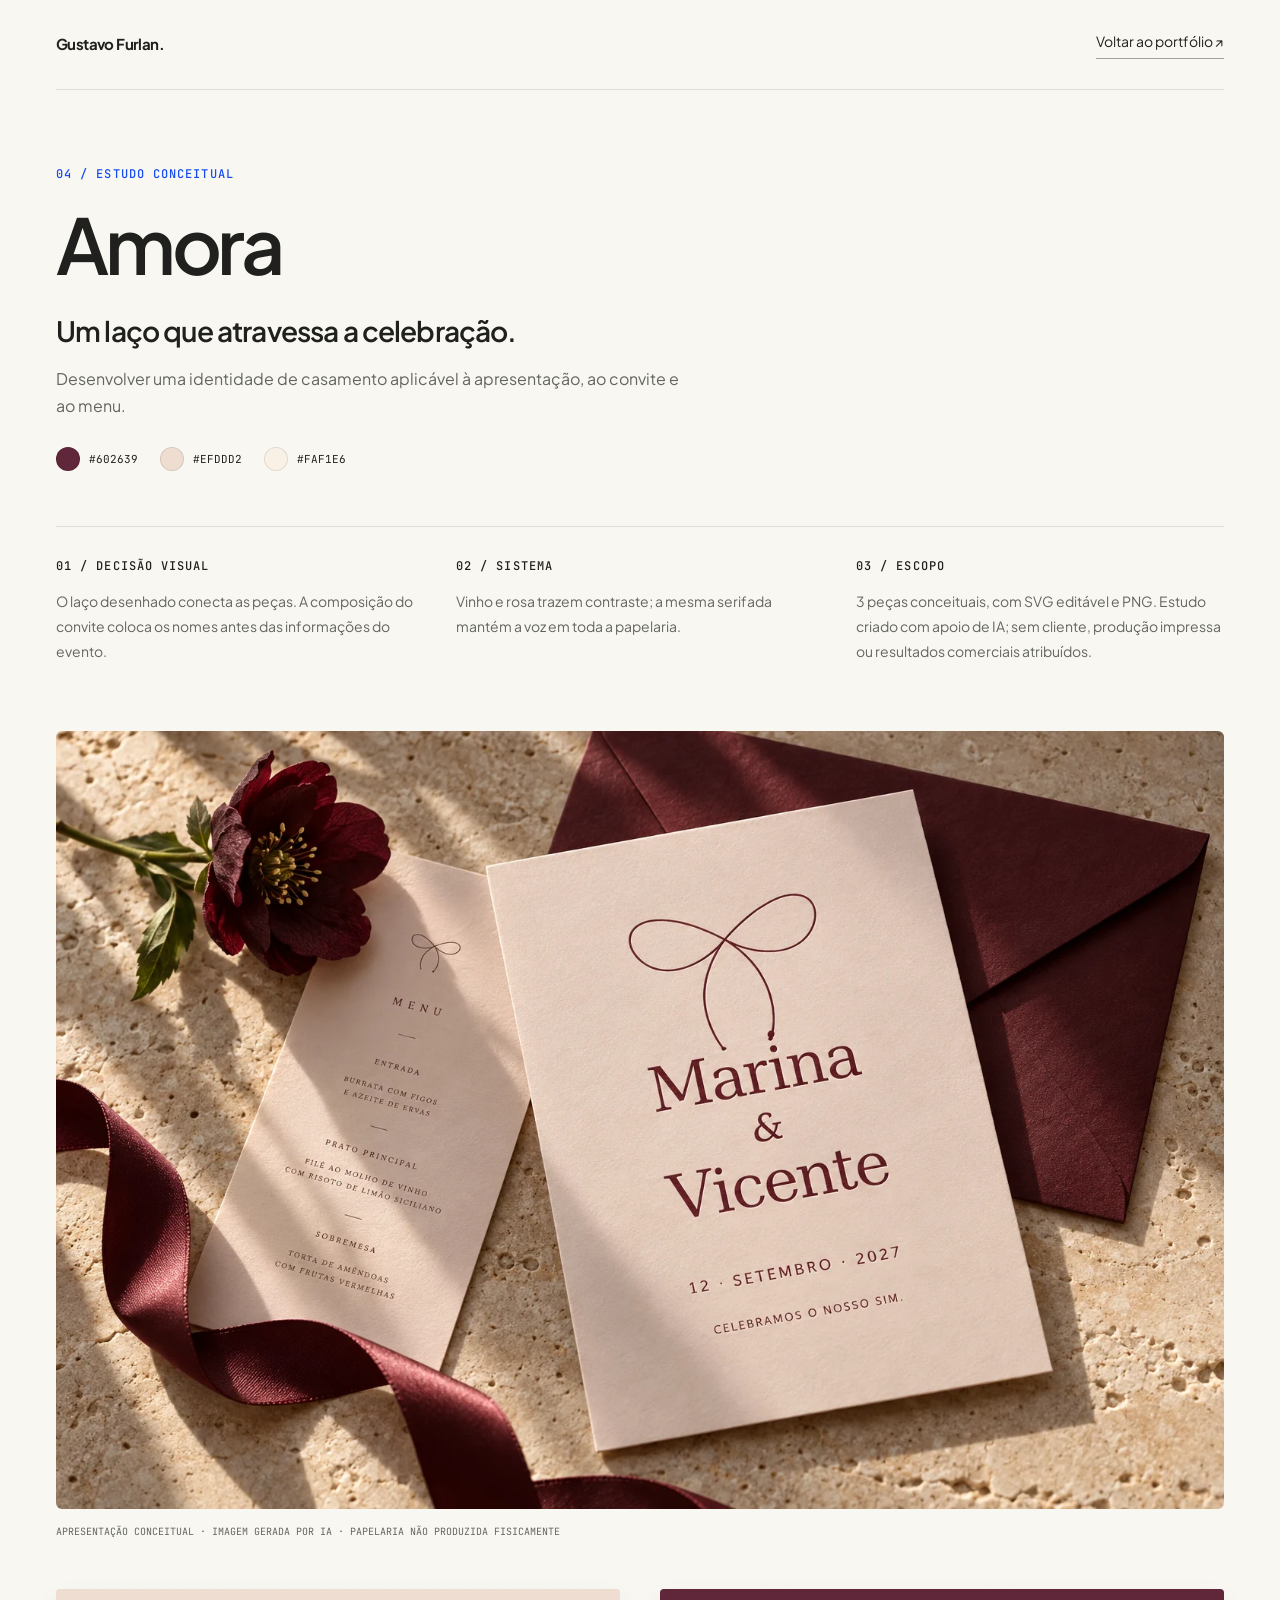
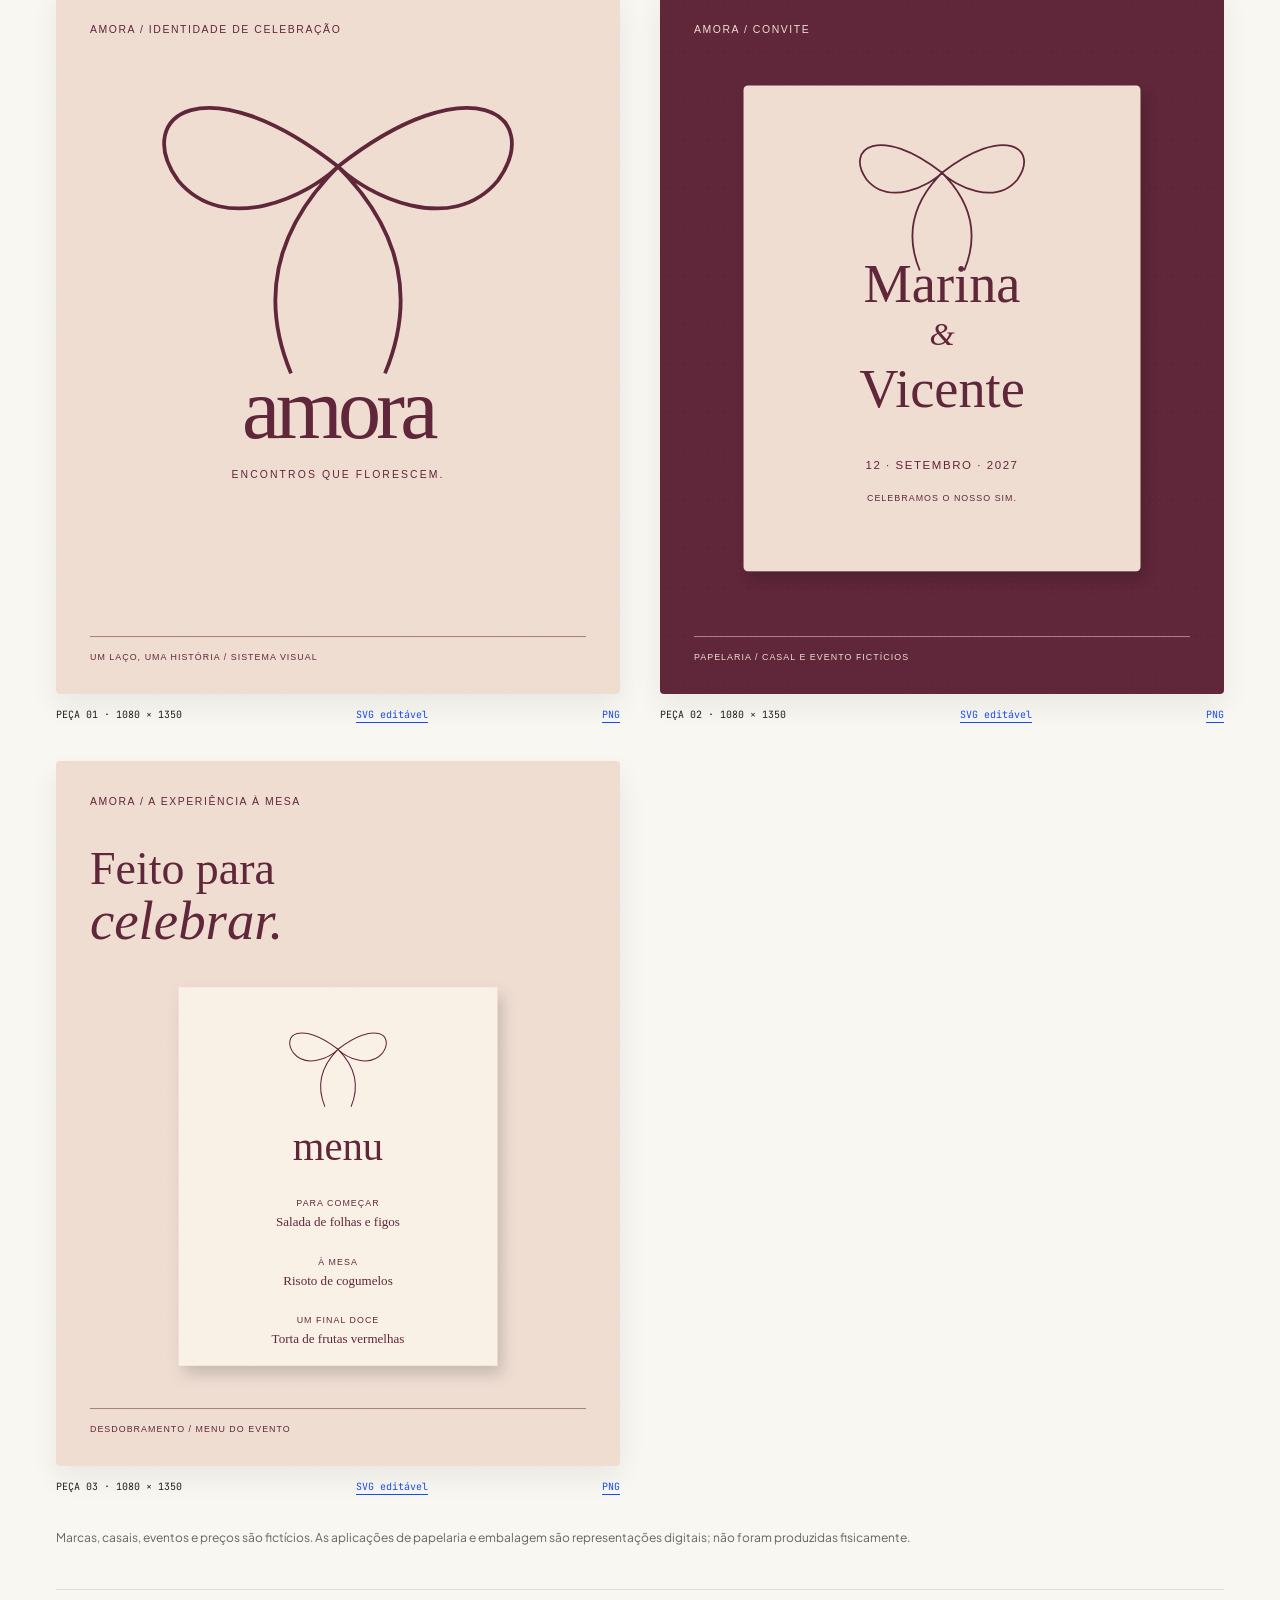
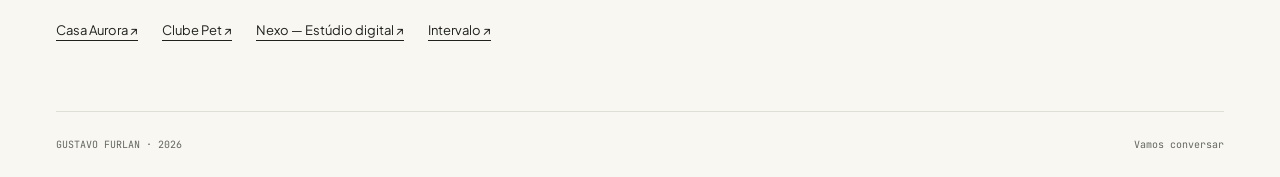
<file: designs--amora.html>
<!doctype html><html lang="pt-BR"><head><meta charset="utf-8"><meta name="viewport" content="width=device-width,initial-scale=1"><meta name="description" content="Um laço que atravessa a celebração. Desenvolver uma identidade de casamento aplicável à apresentação, ao convite e ao menu."><title>Amora — Gustavo Furlan</title><link href="fonts--fonts.css" rel="stylesheet"><link href="style.css" rel="stylesheet"></head><body class="design-page"><header class="wrap design-header"><a class="brand" href="index.html#designs">Gustavo Furlan.</a><a href="index.html#designs" class="text-link">Voltar ao portfólio ↗</a></header><main class="wrap"><div class="design-intro"><span class="eyebrow blue">04 / ESTUDO CONCEITUAL</span><h1>Amora</h1><h2>Um laço que atravessa a celebração.</h2><p>Desenvolver uma identidade de casamento aplicável à apresentação, ao convite e ao menu.</p><div class="palette" aria-label="Paleta de cores"><span><i style="background:#602639"></i>#602639</span><span><i style="background:#efddd2"></i>#EFDDD2</span><span><i style="background:#faf1e6"></i>#FAF1E6</span></div></div><div class="design-reasoning"><div><span class="eyebrow">01 / DECISÃO VISUAL</span><p>O laço desenhado conecta as peças. A composição do convite coloca os nomes antes das informações do evento.</p></div><div><span class="eyebrow">02 / SISTEMA</span><p>Vinho e rosa trazem contraste; a mesma serifada mantém a voz em toda a papelaria.</p></div><div><span class="eyebrow">03 / ESCOPO</span><p>3 peças conceituais, com SVG editável e PNG. Estudo criado com apoio de IA; sem cliente, produção impressa ou resultados comerciais atribuídos.</p></div></div><figure class="design-mockup"><img src="designs--amora-apresentacao.webp" width="1536" height="1024" alt="Representação de papelaria Amora: convite rosa, envelope vinho, fita e flor sobre uma superfície clara" loading="lazy"><figcaption>APRESENTAÇÃO CONCEITUAL · IMAGEM GERADA POR IA · PAPELARIA NÃO PRODUZIDA FISICAMENTE</figcaption></figure><div class="design-gallery"><figure><img src="designs--amora-identidade.svg" width="1080" height="1350" alt="Amora — identidade" loading="lazy"><figcaption><span>PEÇA 01 · 1080 × 1350</span><a href="designs--amora-identidade.svg" download>SVG editável</a><a href="designs--amora-identidade.png" download>PNG</a></figcaption></figure><figure><img src="designs--amora-convite.svg" width="1080" height="1350" alt="Amora — convite" loading="lazy"><figcaption><span>PEÇA 02 · 1080 × 1350</span><a href="designs--amora-convite.svg" download>SVG editável</a><a href="designs--amora-convite.png" download>PNG</a></figcaption></figure><figure><img src="designs--amora-menu.svg" width="1080" height="1350" alt="Amora — menu" loading="lazy"><figcaption><span>PEÇA 03 · 1080 × 1350</span><a href="designs--amora-menu.svg" download>SVG editável</a><a href="designs--amora-menu.png" download>PNG</a></figcaption></figure></div><p class="design-note">Marcas, casais, eventos e preços são fictícios. As aplicações de papelaria e embalagem são representações digitais; não foram produzidas fisicamente.</p><nav class="collection-next" aria-label="Outros estudos"><a href="designs--casa-aurora.html">Casa Aurora ↗</a><a href="designs--clube-pet.html">Clube Pet ↗</a><a href="designs--nexo.html">Nexo — Estúdio digital ↗</a><a href="designs--intervalo.html">Intervalo ↗</a></nav></main><footer class="wrap footer"><span>GUSTAVO FURLAN · 2026</span><a href="index.html#contato">Vamos conversar</a></footer></body></html>
</file>
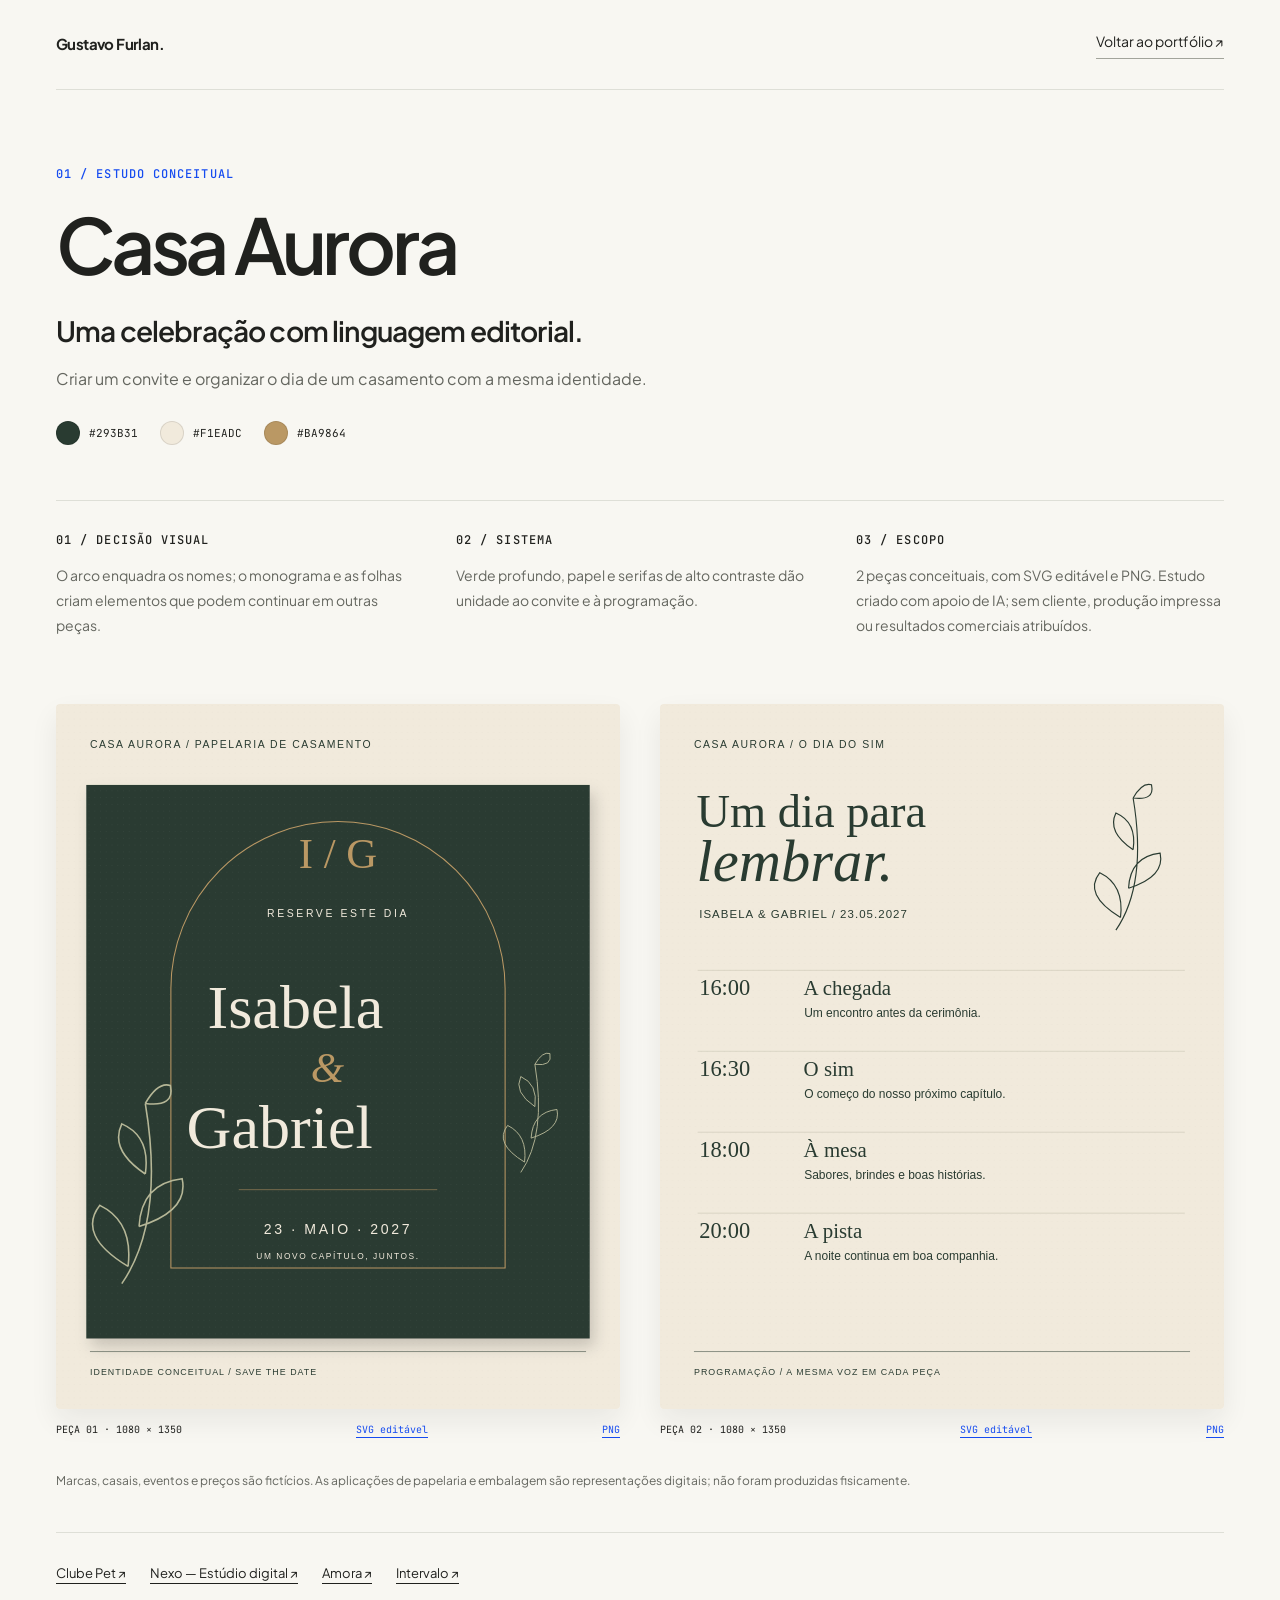
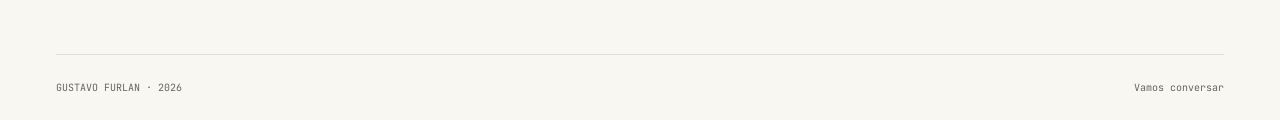
<file: designs--casa-aurora.html>
<!doctype html><html lang="pt-BR"><head><meta charset="utf-8"><meta name="viewport" content="width=device-width,initial-scale=1"><meta name="description" content="Uma celebração com linguagem editorial. Criar um convite e organizar o dia de um casamento com a mesma identidade."><title>Casa Aurora — Gustavo Furlan</title><link href="fonts--fonts.css" rel="stylesheet"><link href="style.css" rel="stylesheet"></head><body class="design-page"><header class="wrap design-header"><a class="brand" href="index.html#designs">Gustavo Furlan.</a><a href="index.html#designs" class="text-link">Voltar ao portfólio ↗</a></header><main class="wrap"><div class="design-intro"><span class="eyebrow blue">01 / ESTUDO CONCEITUAL</span><h1>Casa Aurora</h1><h2>Uma celebração com linguagem editorial.</h2><p>Criar um convite e organizar o dia de um casamento com a mesma identidade.</p><div class="palette" aria-label="Paleta de cores"><span><i style="background:#293b31"></i>#293B31</span><span><i style="background:#f1eadc"></i>#F1EADC</span><span><i style="background:#ba9864"></i>#BA9864</span></div></div><div class="design-reasoning"><div><span class="eyebrow">01 / DECISÃO VISUAL</span><p>O arco enquadra os nomes; o monograma e as folhas criam elementos que podem continuar em outras peças.</p></div><div><span class="eyebrow">02 / SISTEMA</span><p>Verde profundo, papel e serifas de alto contraste dão unidade ao convite e à programação.</p></div><div><span class="eyebrow">03 / ESCOPO</span><p>2 peças conceituais, com SVG editável e PNG. Estudo criado com apoio de IA; sem cliente, produção impressa ou resultados comerciais atribuídos.</p></div></div><div class="design-gallery"><figure><img src="designs--casa-aurora-save-the-date.svg" width="1080" height="1350" alt="Casa Aurora — save the date" loading="lazy"><figcaption><span>PEÇA 01 · 1080 × 1350</span><a href="designs--casa-aurora-save-the-date.svg" download>SVG editável</a><a href="designs--casa-aurora-save-the-date.png" download>PNG</a></figcaption></figure><figure><img src="designs--casa-aurora-programacao.svg" width="1080" height="1350" alt="Casa Aurora — programacao" loading="lazy"><figcaption><span>PEÇA 02 · 1080 × 1350</span><a href="designs--casa-aurora-programacao.svg" download>SVG editável</a><a href="designs--casa-aurora-programacao.png" download>PNG</a></figcaption></figure></div><p class="design-note">Marcas, casais, eventos e preços são fictícios. As aplicações de papelaria e embalagem são representações digitais; não foram produzidas fisicamente.</p><nav class="collection-next" aria-label="Outros estudos"><a href="designs--clube-pet.html">Clube Pet ↗</a><a href="designs--nexo.html">Nexo — Estúdio digital ↗</a><a href="designs--amora.html">Amora ↗</a><a href="designs--intervalo.html">Intervalo ↗</a></nav></main><footer class="wrap footer"><span>GUSTAVO FURLAN · 2026</span><a href="index.html#contato">Vamos conversar</a></footer></body></html>
</file>
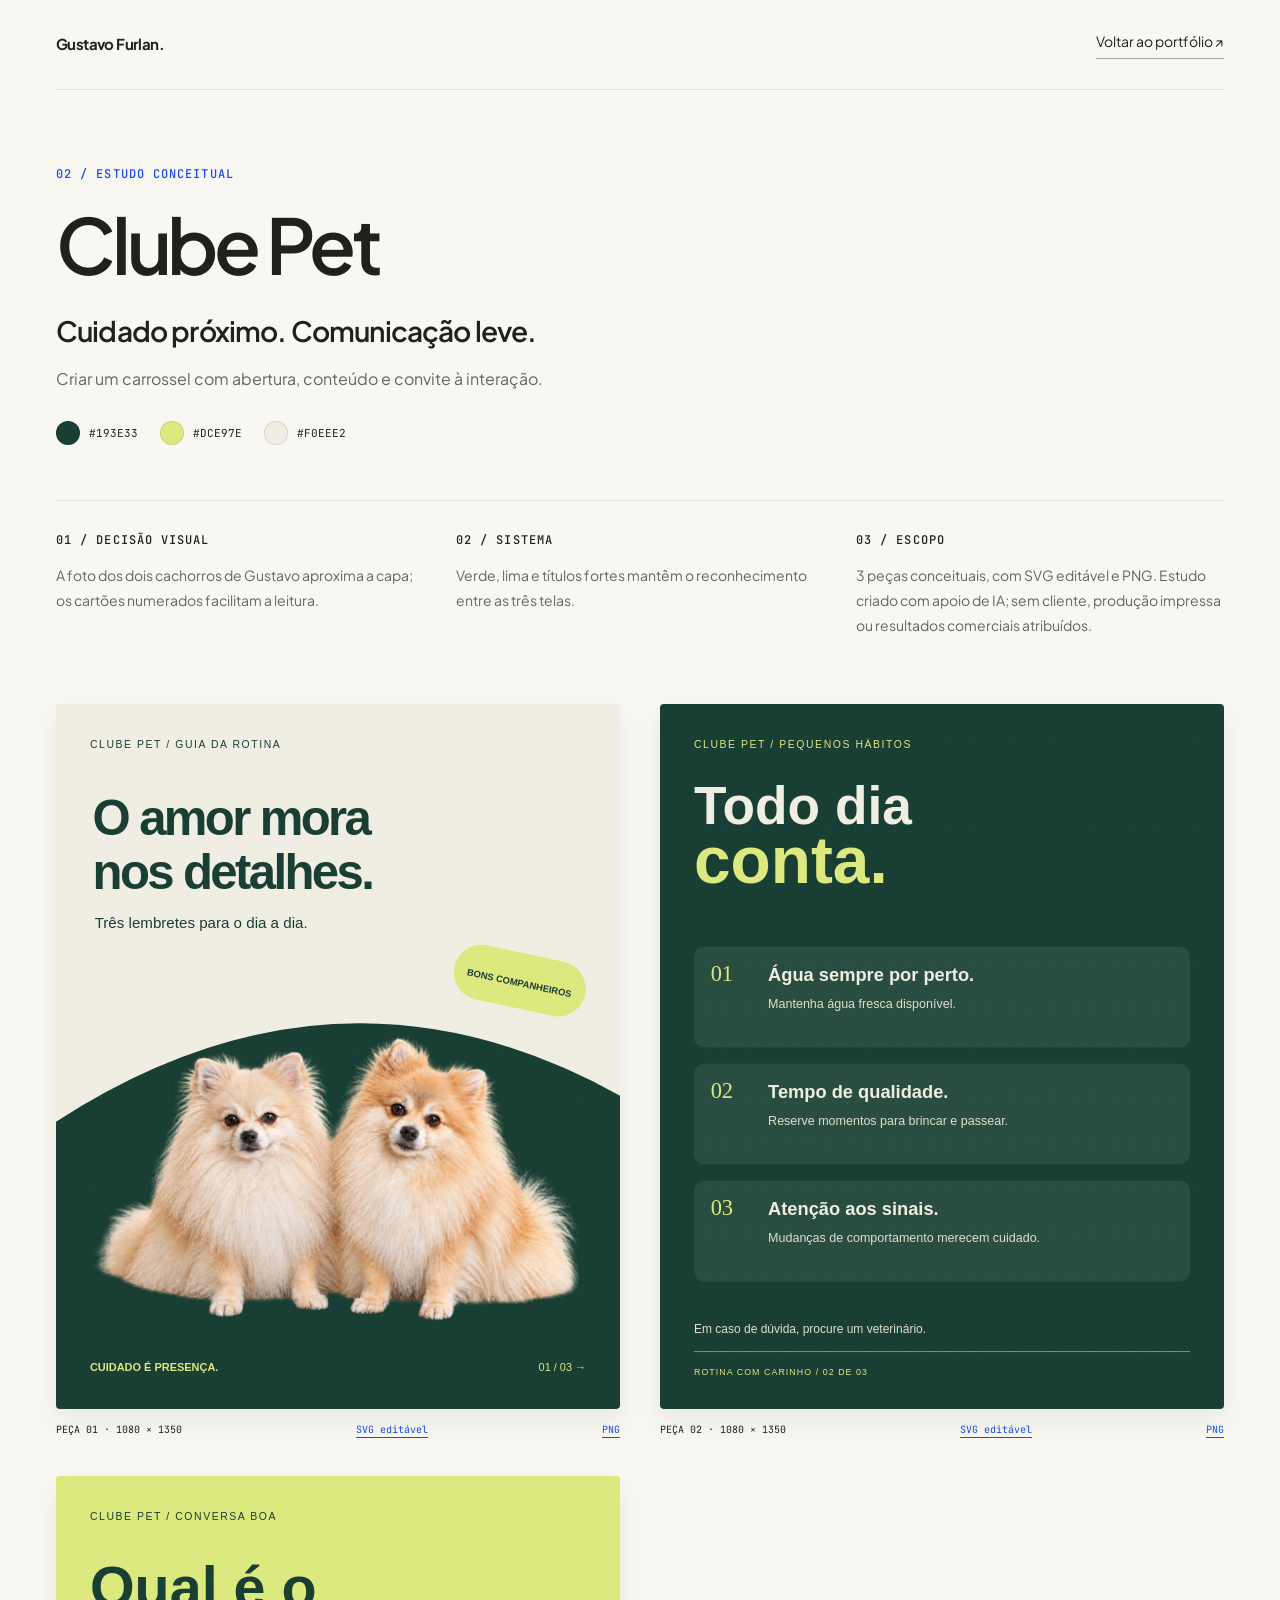
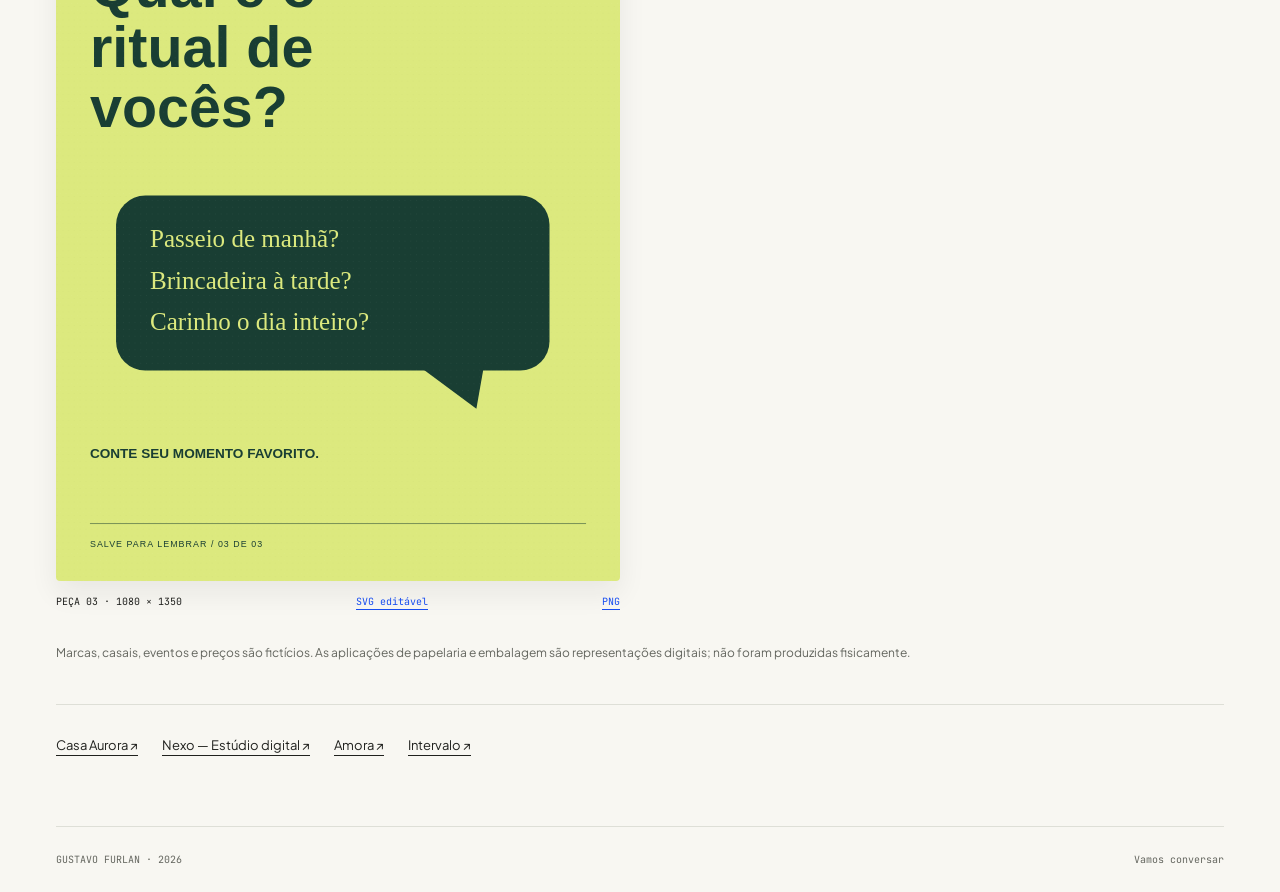
<file: designs--clube-pet.html>
<!doctype html><html lang="pt-BR"><head><meta charset="utf-8"><meta name="viewport" content="width=device-width,initial-scale=1"><meta name="description" content="Cuidado próximo. Comunicação leve. Criar um carrossel com abertura, conteúdo e convite à interação."><title>Clube Pet — Gustavo Furlan</title><link href="fonts--fonts.css" rel="stylesheet"><link href="style.css" rel="stylesheet"></head><body class="design-page"><header class="wrap design-header"><a class="brand" href="index.html#designs">Gustavo Furlan.</a><a href="index.html#designs" class="text-link">Voltar ao portfólio ↗</a></header><main class="wrap"><div class="design-intro"><span class="eyebrow blue">02 / ESTUDO CONCEITUAL</span><h1>Clube Pet</h1><h2>Cuidado próximo. Comunicação leve.</h2><p>Criar um carrossel com abertura, conteúdo e convite à interação.</p><div class="palette" aria-label="Paleta de cores"><span><i style="background:#193e33"></i>#193E33</span><span><i style="background:#dce97e"></i>#DCE97E</span><span><i style="background:#f0eee2"></i>#F0EEE2</span></div></div><div class="design-reasoning"><div><span class="eyebrow">01 / DECISÃO VISUAL</span><p>A foto dos dois cachorros de Gustavo aproxima a capa; os cartões numerados facilitam a leitura.</p></div><div><span class="eyebrow">02 / SISTEMA</span><p>Verde, lima e títulos fortes mantêm o reconhecimento entre as três telas.</p></div><div><span class="eyebrow">03 / ESCOPO</span><p>3 peças conceituais, com SVG editável e PNG. Estudo criado com apoio de IA; sem cliente, produção impressa ou resultados comerciais atribuídos.</p></div></div><div class="design-gallery"><figure><img src="designs--pet-carrossel-01.svg" width="1080" height="1350" alt="Clube Pet — pet carrossel 01" loading="lazy"><figcaption><span>PEÇA 01 · 1080 × 1350</span><a href="designs--pet-carrossel-01.svg" download>SVG editável</a><a href="designs--pet-carrossel-01.png" download>PNG</a></figcaption></figure><figure><img src="designs--pet-carrossel-02.svg" width="1080" height="1350" alt="Clube Pet — pet carrossel 02" loading="lazy"><figcaption><span>PEÇA 02 · 1080 × 1350</span><a href="designs--pet-carrossel-02.svg" download>SVG editável</a><a href="designs--pet-carrossel-02.png" download>PNG</a></figcaption></figure><figure><img src="designs--pet-carrossel-03.svg" width="1080" height="1350" alt="Clube Pet — pet carrossel 03" loading="lazy"><figcaption><span>PEÇA 03 · 1080 × 1350</span><a href="designs--pet-carrossel-03.svg" download>SVG editável</a><a href="designs--pet-carrossel-03.png" download>PNG</a></figcaption></figure></div><p class="design-note">Marcas, casais, eventos e preços são fictícios. As aplicações de papelaria e embalagem são representações digitais; não foram produzidas fisicamente.</p><nav class="collection-next" aria-label="Outros estudos"><a href="designs--casa-aurora.html">Casa Aurora ↗</a><a href="designs--nexo.html">Nexo — Estúdio digital ↗</a><a href="designs--amora.html">Amora ↗</a><a href="designs--intervalo.html">Intervalo ↗</a></nav></main><footer class="wrap footer"><span>GUSTAVO FURLAN · 2026</span><a href="index.html#contato">Vamos conversar</a></footer></body></html>
</file>
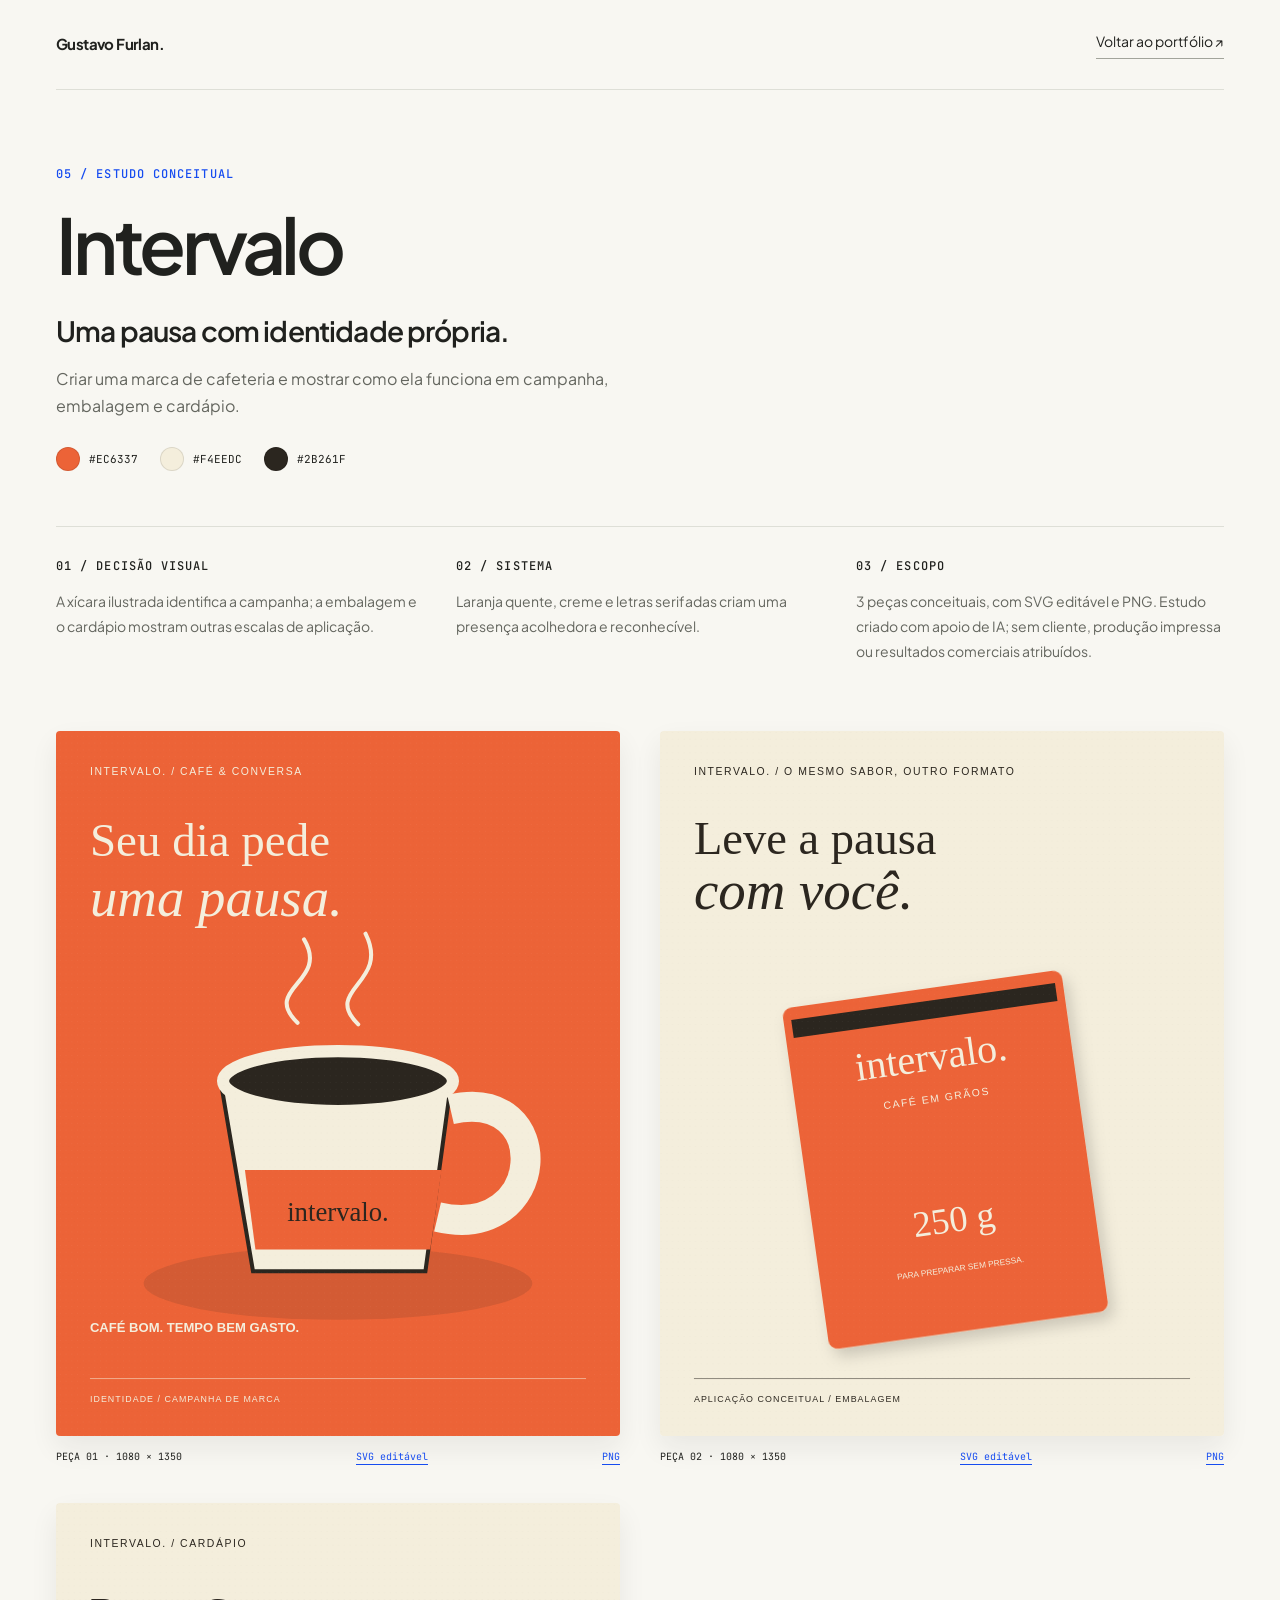
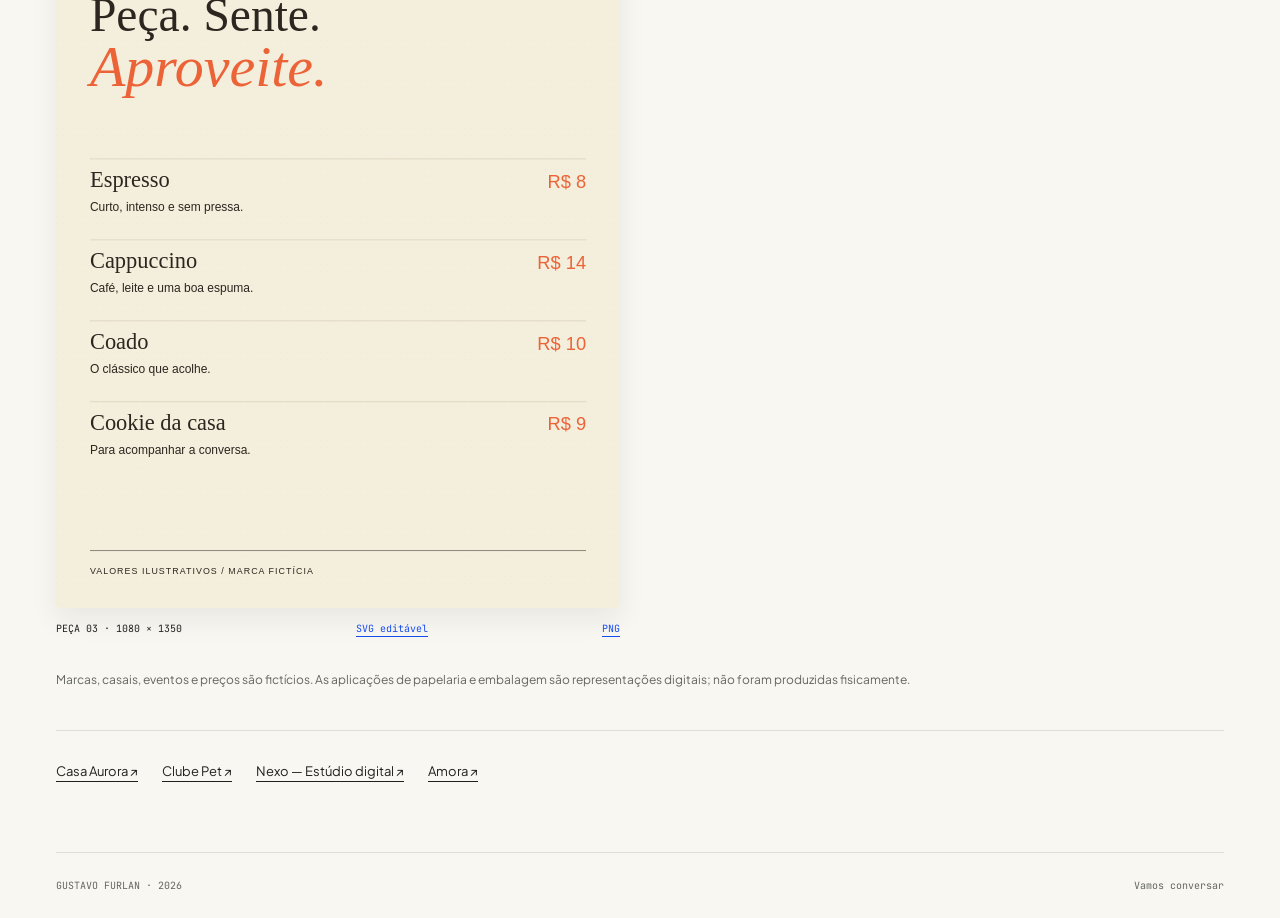
<file: designs--intervalo.html>
<!doctype html><html lang="pt-BR"><head><meta charset="utf-8"><meta name="viewport" content="width=device-width,initial-scale=1"><meta name="description" content="Uma pausa com identidade própria. Criar uma marca de cafeteria e mostrar como ela funciona em campanha, embalagem e cardápio."><title>Intervalo — Gustavo Furlan</title><link href="fonts--fonts.css" rel="stylesheet"><link href="style.css" rel="stylesheet"></head><body class="design-page"><header class="wrap design-header"><a class="brand" href="index.html#designs">Gustavo Furlan.</a><a href="index.html#designs" class="text-link">Voltar ao portfólio ↗</a></header><main class="wrap"><div class="design-intro"><span class="eyebrow blue">05 / ESTUDO CONCEITUAL</span><h1>Intervalo</h1><h2>Uma pausa com identidade própria.</h2><p>Criar uma marca de cafeteria e mostrar como ela funciona em campanha, embalagem e cardápio.</p><div class="palette" aria-label="Paleta de cores"><span><i style="background:#ec6337"></i>#EC6337</span><span><i style="background:#f4eedc"></i>#F4EEDC</span><span><i style="background:#2b261f"></i>#2B261F</span></div></div><div class="design-reasoning"><div><span class="eyebrow">01 / DECISÃO VISUAL</span><p>A xícara ilustrada identifica a campanha; a embalagem e o cardápio mostram outras escalas de aplicação.</p></div><div><span class="eyebrow">02 / SISTEMA</span><p>Laranja quente, creme e letras serifadas criam uma presença acolhedora e reconhecível.</p></div><div><span class="eyebrow">03 / ESCOPO</span><p>3 peças conceituais, com SVG editável e PNG. Estudo criado com apoio de IA; sem cliente, produção impressa ou resultados comerciais atribuídos.</p></div></div><div class="design-gallery"><figure><img src="designs--intervalo-campanha.svg" width="1080" height="1350" alt="Intervalo — campanha" loading="lazy"><figcaption><span>PEÇA 01 · 1080 × 1350</span><a href="designs--intervalo-campanha.svg" download>SVG editável</a><a href="designs--intervalo-campanha.png" download>PNG</a></figcaption></figure><figure><img src="designs--intervalo-embalagem.svg" width="1080" height="1350" alt="Intervalo — embalagem" loading="lazy"><figcaption><span>PEÇA 02 · 1080 × 1350</span><a href="designs--intervalo-embalagem.svg" download>SVG editável</a><a href="designs--intervalo-embalagem.png" download>PNG</a></figcaption></figure><figure><img src="designs--intervalo-cardapio.svg" width="1080" height="1350" alt="Intervalo — cardapio" loading="lazy"><figcaption><span>PEÇA 03 · 1080 × 1350</span><a href="designs--intervalo-cardapio.svg" download>SVG editável</a><a href="designs--intervalo-cardapio.png" download>PNG</a></figcaption></figure></div><p class="design-note">Marcas, casais, eventos e preços são fictícios. As aplicações de papelaria e embalagem são representações digitais; não foram produzidas fisicamente.</p><nav class="collection-next" aria-label="Outros estudos"><a href="designs--casa-aurora.html">Casa Aurora ↗</a><a href="designs--clube-pet.html">Clube Pet ↗</a><a href="designs--nexo.html">Nexo — Estúdio digital ↗</a><a href="designs--amora.html">Amora ↗</a></nav></main><footer class="wrap footer"><span>GUSTAVO FURLAN · 2026</span><a href="index.html#contato">Vamos conversar</a></footer></body></html>
</file>
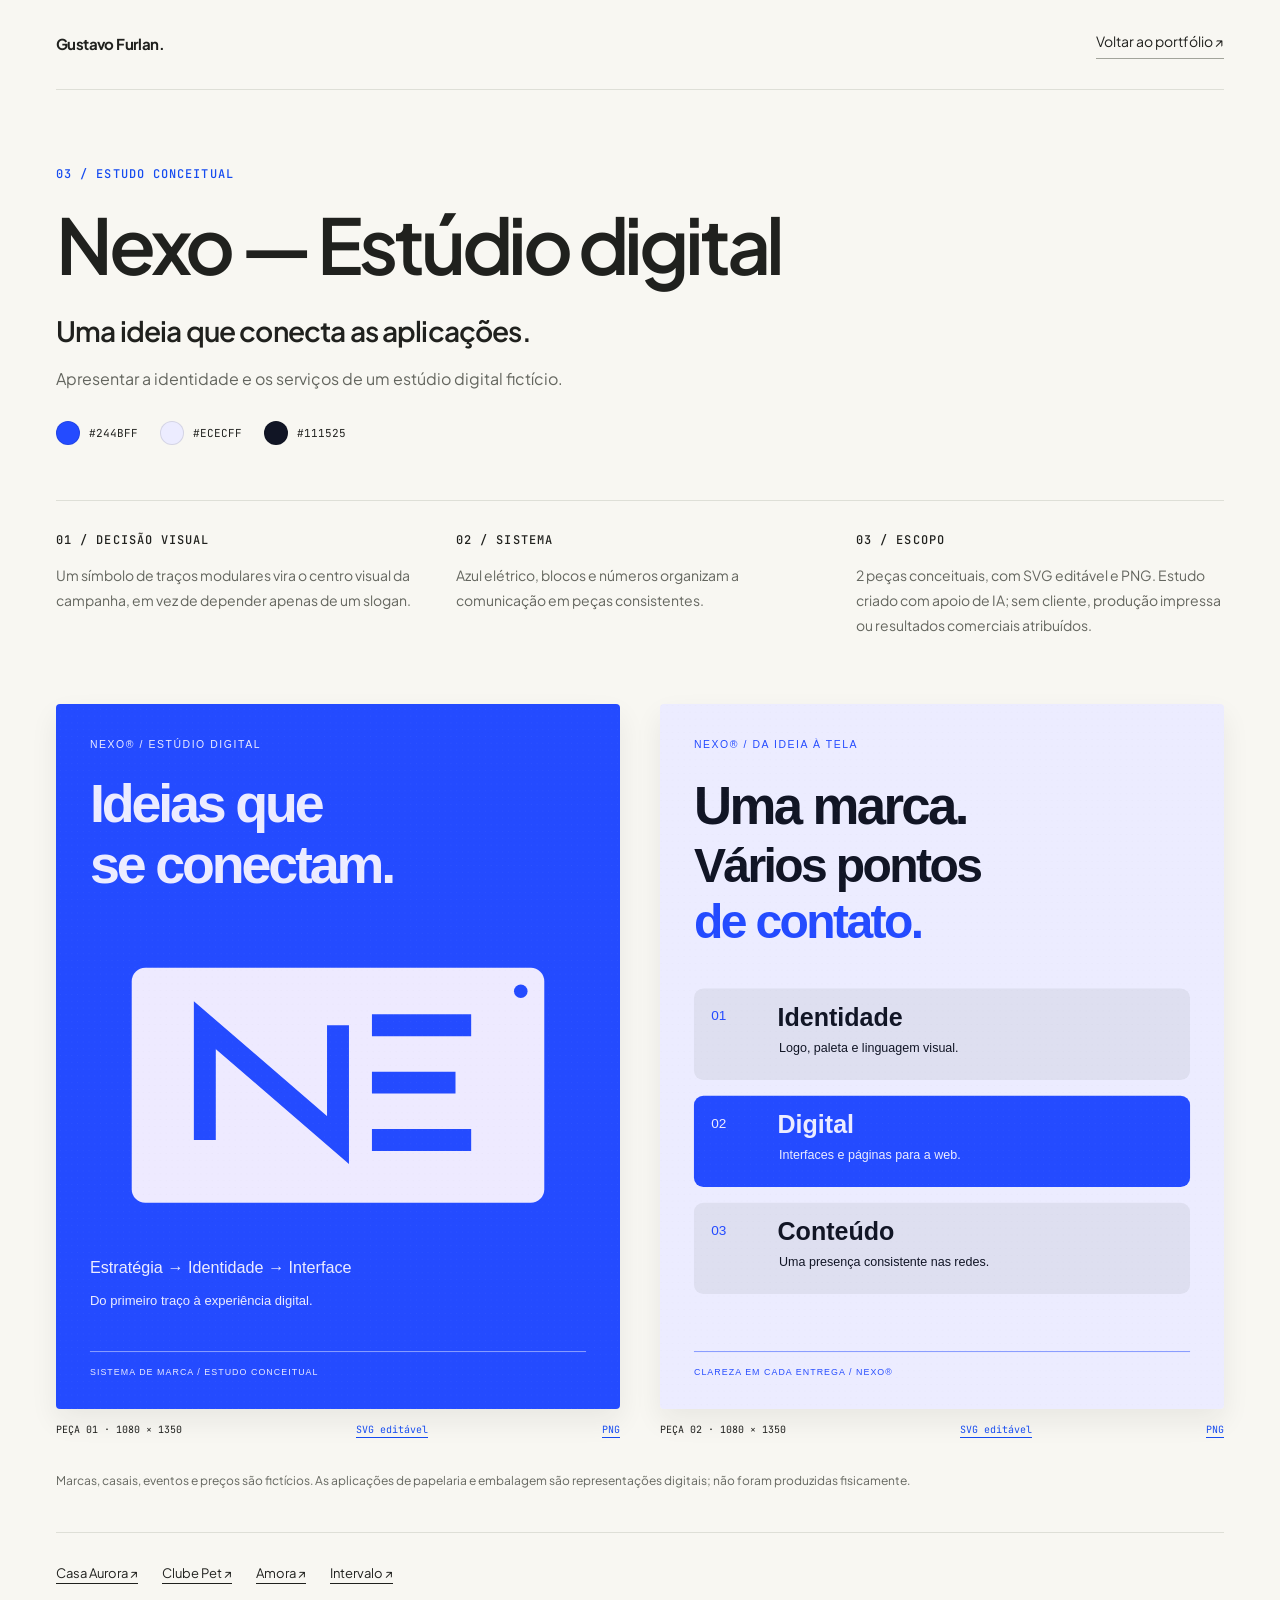
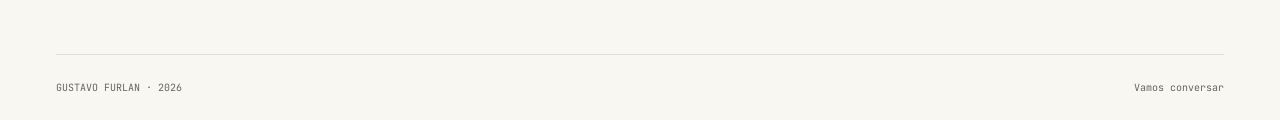
<file: designs--nexo.html>
<!doctype html><html lang="pt-BR"><head><meta charset="utf-8"><meta name="viewport" content="width=device-width,initial-scale=1"><meta name="description" content="Uma ideia que conecta as aplicações. Apresentar a identidade e os serviços de um estúdio digital fictício."><title>Nexo — Estúdio digital — Gustavo Furlan</title><link href="fonts--fonts.css" rel="stylesheet"><link href="style.css" rel="stylesheet"></head><body class="design-page"><header class="wrap design-header"><a class="brand" href="index.html#designs">Gustavo Furlan.</a><a href="index.html#designs" class="text-link">Voltar ao portfólio ↗</a></header><main class="wrap"><div class="design-intro"><span class="eyebrow blue">03 / ESTUDO CONCEITUAL</span><h1>Nexo — Estúdio digital</h1><h2>Uma ideia que conecta as aplicações.</h2><p>Apresentar a identidade e os serviços de um estúdio digital fictício.</p><div class="palette" aria-label="Paleta de cores"><span><i style="background:#244bff"></i>#244BFF</span><span><i style="background:#ececff"></i>#ECECFF</span><span><i style="background:#111525"></i>#111525</span></div></div><div class="design-reasoning"><div><span class="eyebrow">01 / DECISÃO VISUAL</span><p>Um símbolo de traços modulares vira o centro visual da campanha, em vez de depender apenas de um slogan.</p></div><div><span class="eyebrow">02 / SISTEMA</span><p>Azul elétrico, blocos e números organizam a comunicação em peças consistentes.</p></div><div><span class="eyebrow">03 / ESCOPO</span><p>2 peças conceituais, com SVG editável e PNG. Estudo criado com apoio de IA; sem cliente, produção impressa ou resultados comerciais atribuídos.</p></div></div><div class="design-gallery"><figure><img src="designs--nexo-servicos.svg" width="1080" height="1350" alt="Nexo — Estúdio digital — servicos" loading="lazy"><figcaption><span>PEÇA 01 · 1080 × 1350</span><a href="designs--nexo-servicos.svg" download>SVG editável</a><a href="designs--nexo-servicos.png" download>PNG</a></figcaption></figure><figure><img src="designs--nexo-entregas.svg" width="1080" height="1350" alt="Nexo — Estúdio digital — entregas" loading="lazy"><figcaption><span>PEÇA 02 · 1080 × 1350</span><a href="designs--nexo-entregas.svg" download>SVG editável</a><a href="designs--nexo-entregas.png" download>PNG</a></figcaption></figure></div><p class="design-note">Marcas, casais, eventos e preços são fictícios. As aplicações de papelaria e embalagem são representações digitais; não foram produzidas fisicamente.</p><nav class="collection-next" aria-label="Outros estudos"><a href="designs--casa-aurora.html">Casa Aurora ↗</a><a href="designs--clube-pet.html">Clube Pet ↗</a><a href="designs--amora.html">Amora ↗</a><a href="designs--intervalo.html">Intervalo ↗</a></nav></main><footer class="wrap footer"><span>GUSTAVO FURLAN · 2026</span><a href="index.html#contato">Vamos conversar</a></footer></body></html>
</file>
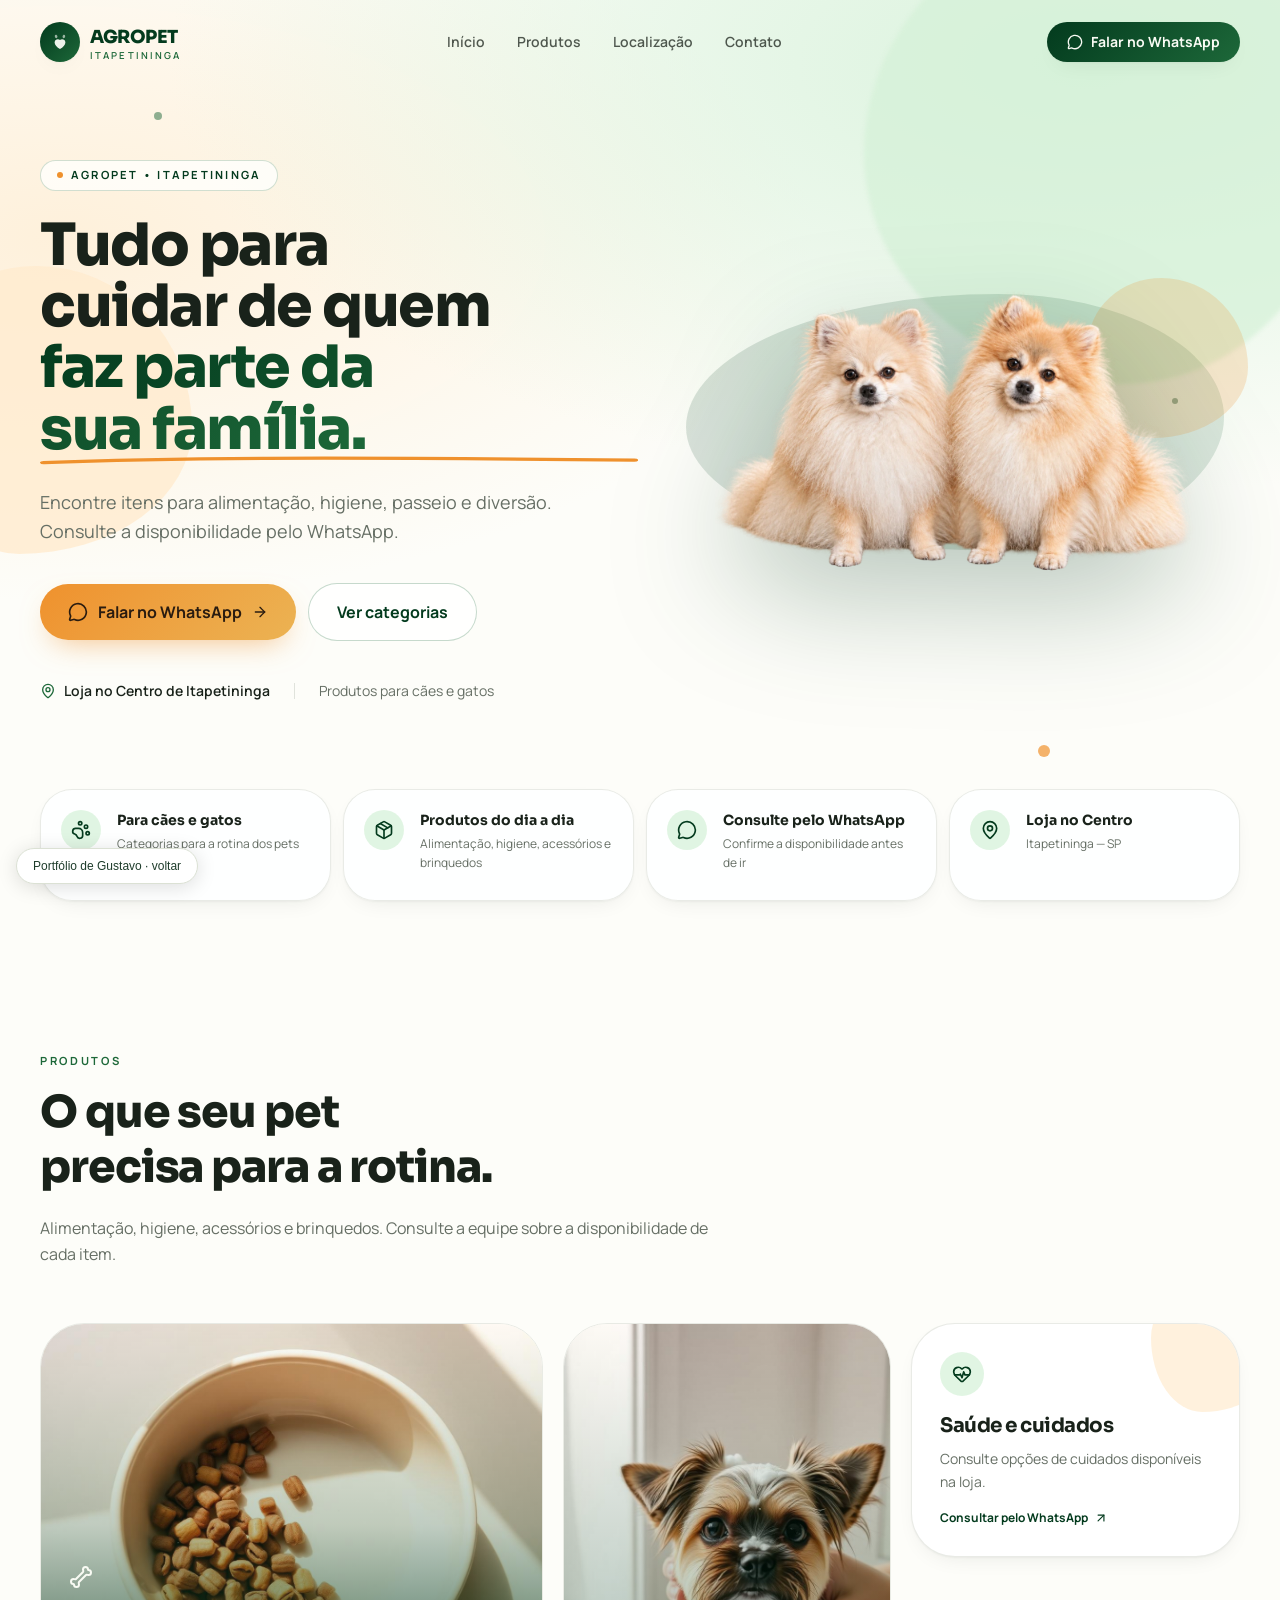
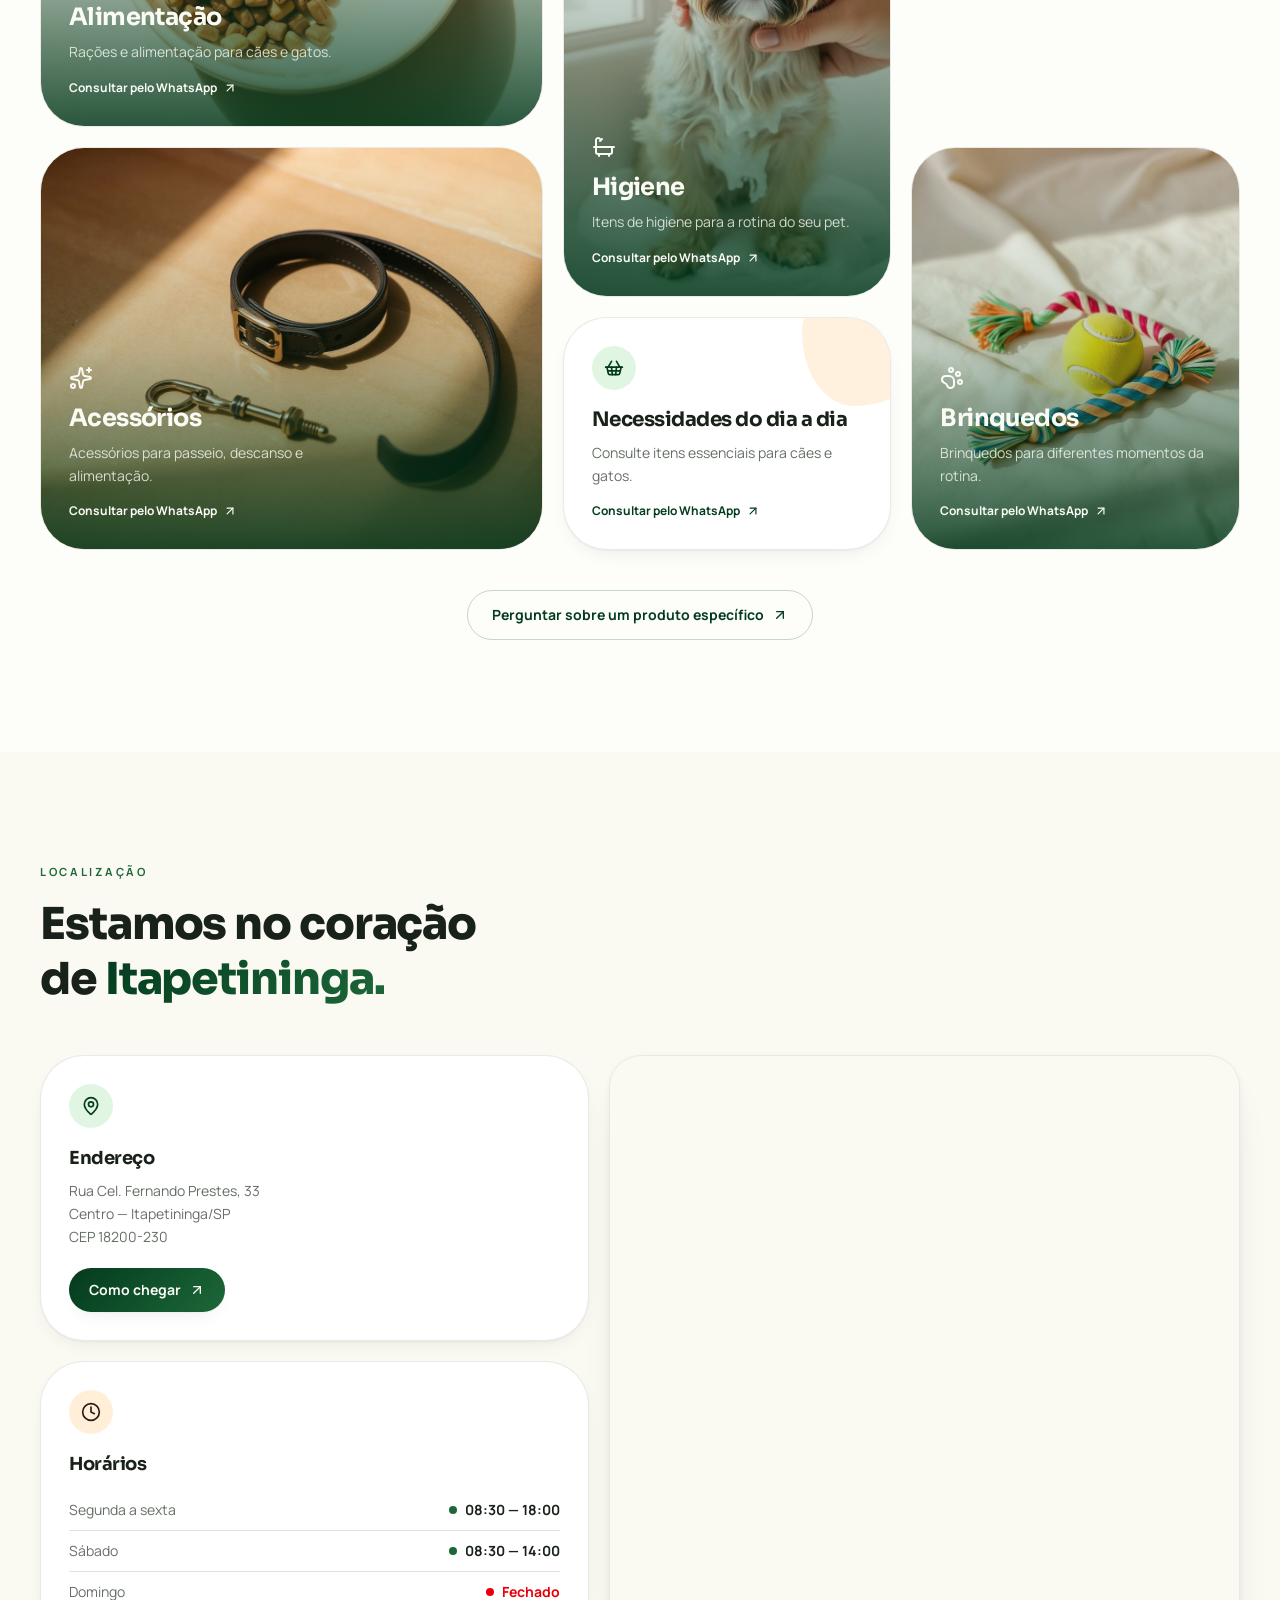
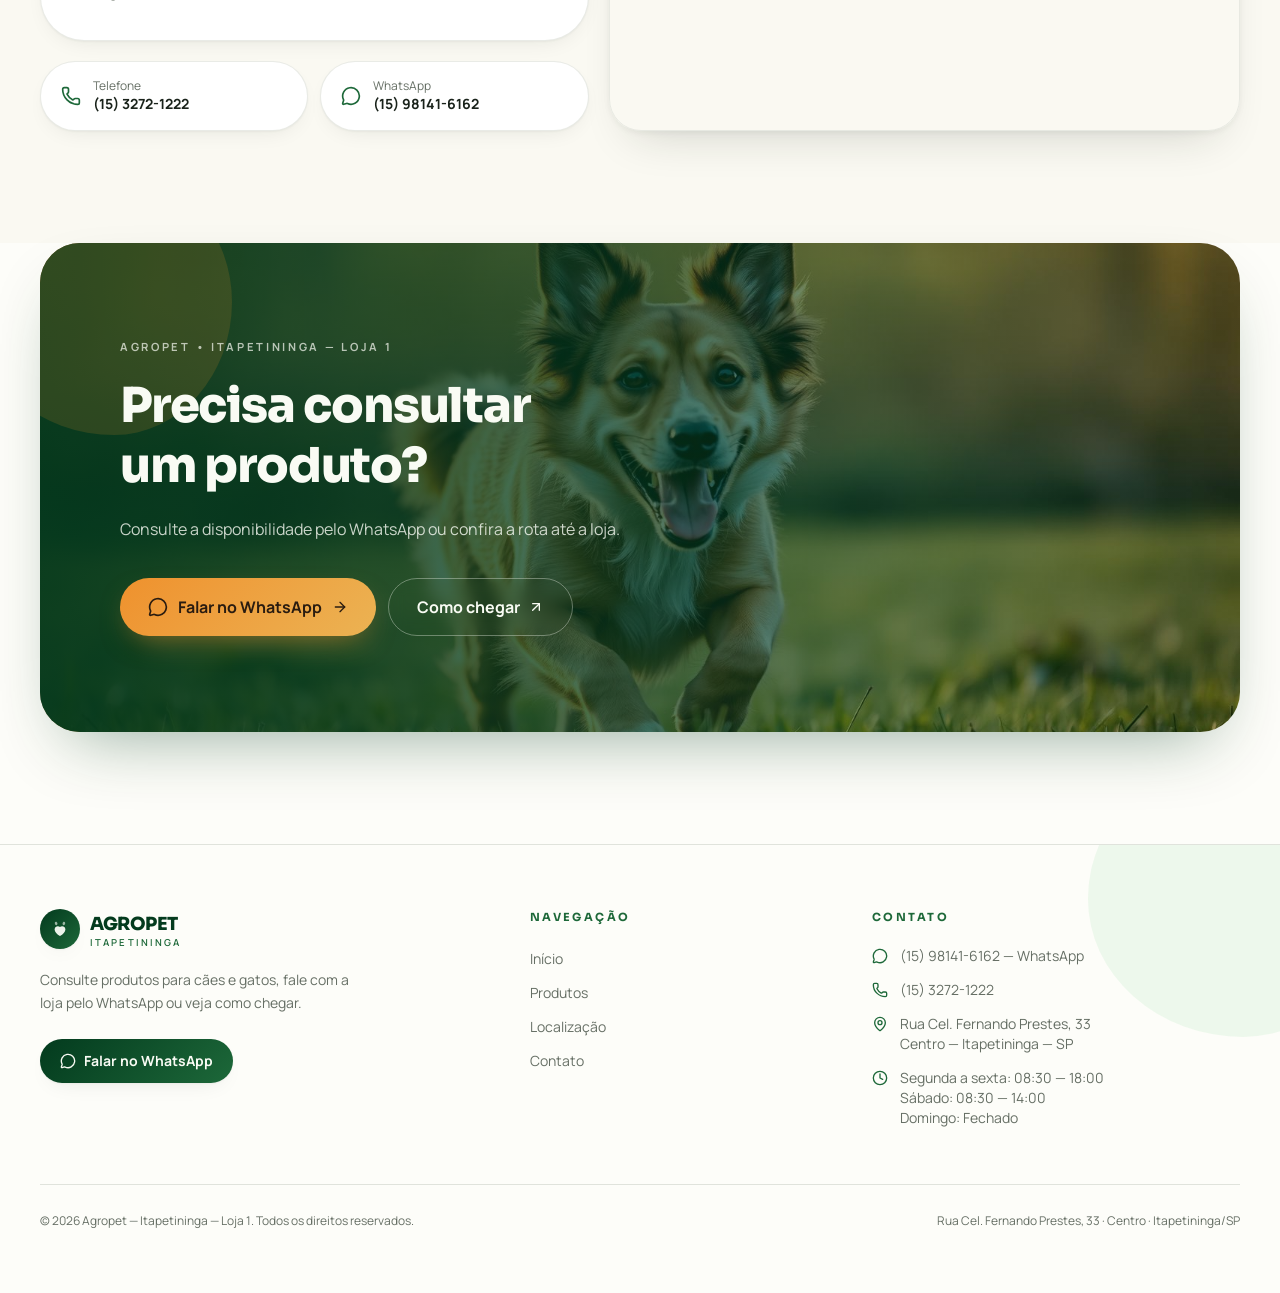
<file: projetos--agropet--index.html>
<!doctype html><html lang="pt-BR"><head><meta charset="utf-8"><meta name="viewport" content="width=device-width,initial-scale=1"><title>Agropet — Estudo de Gustavo Furlan</title><meta name="description" content="Estudo de portfólio para a Agropet Itapetininga, por Gustavo Furlan."><link rel="preconnect" href="https://fonts.googleapis.com"><link rel="preconnect" href="https://fonts.gstatic.com" crossorigin><link href="projetos--agropet--fonts--fonts.css" rel="stylesheet"><link rel="stylesheet" href="projetos--agropet--style.css"><script src="projetos--agropet--script.js" defer></script></head><body><div id="root"></div><a href="index.html#projetos" style="position:fixed;bottom:16px;left:16px;z-index:60;padding:10px 16px;border-radius:100px;background:#fff;color:#1e3c2b;box-shadow:0 3px 20px #0002;font:12px Arial,sans-serif;border:1px solid #dbe1d4">Portfólio de Gustavo · voltar</a><noscript>Ative o JavaScript para explorar este projeto. <a href="index.html#projetos">Voltar ao portfólio</a></noscript></body></html>
</file>
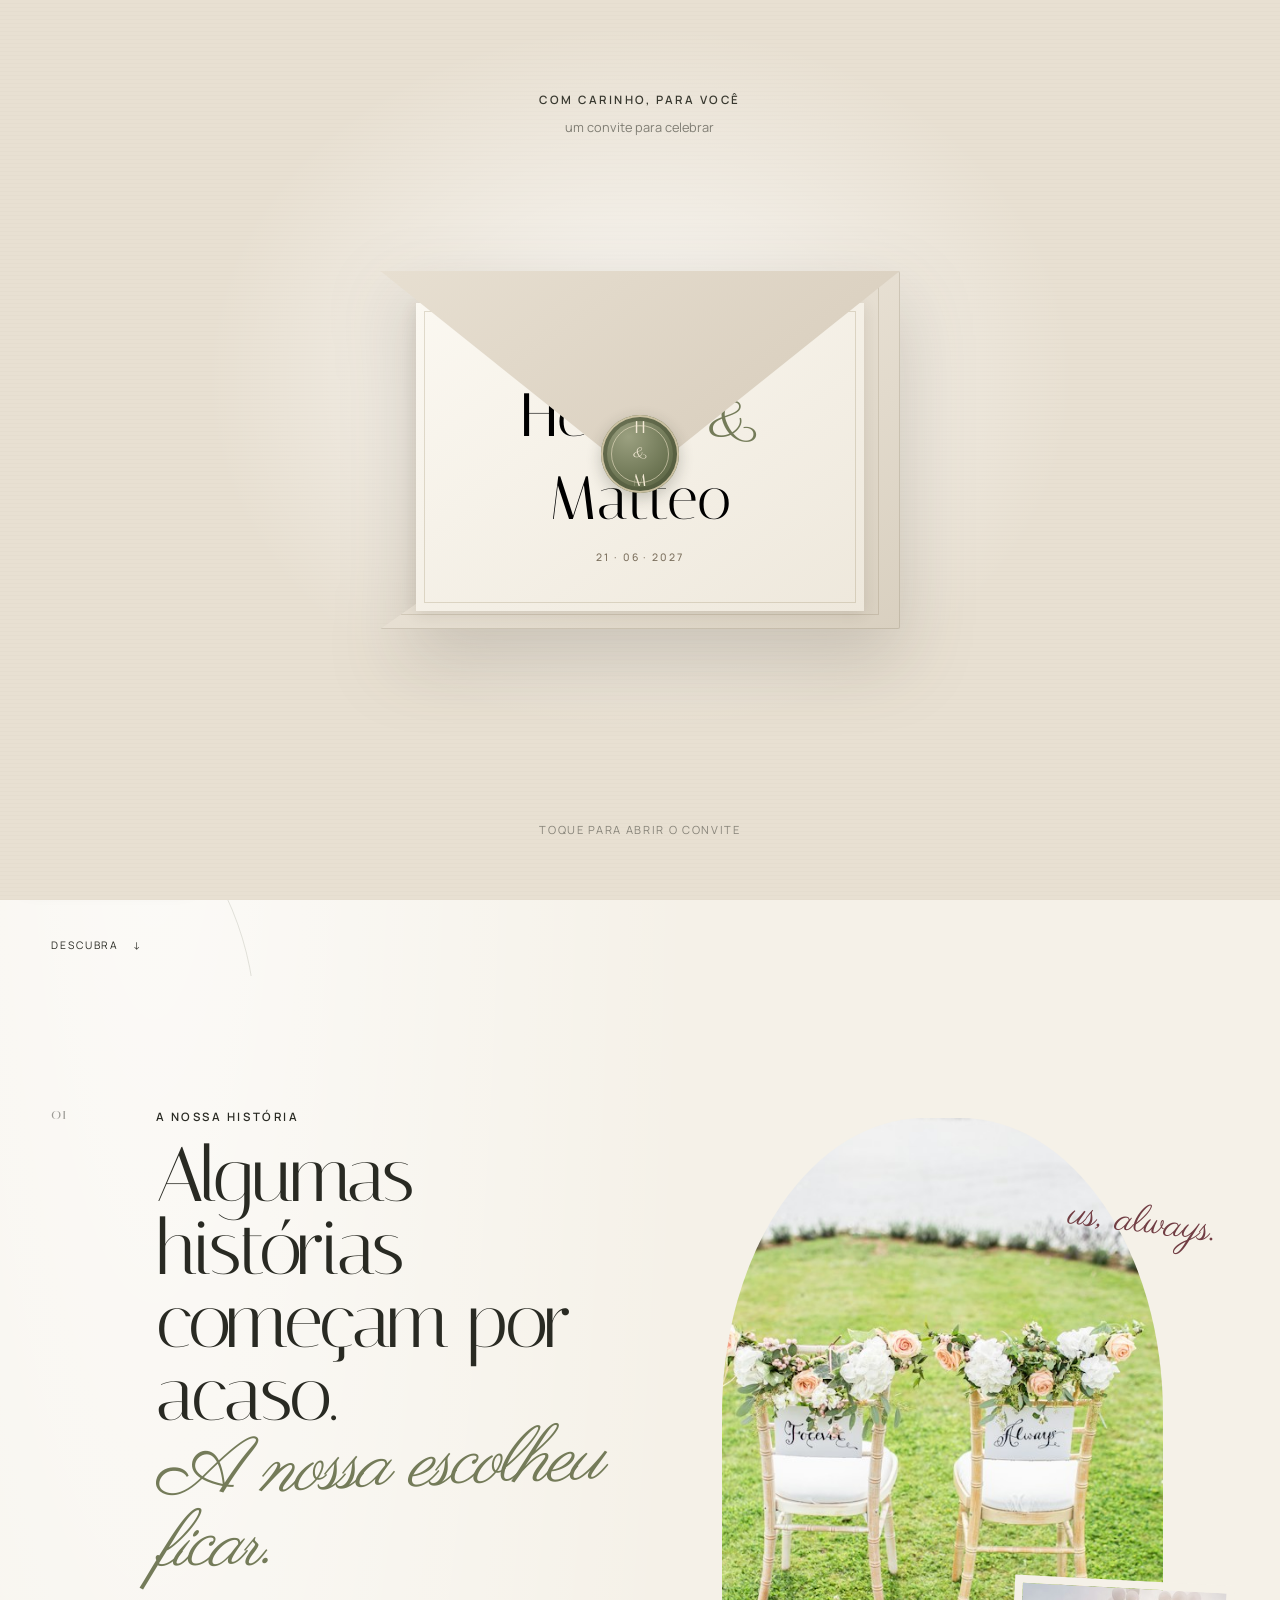
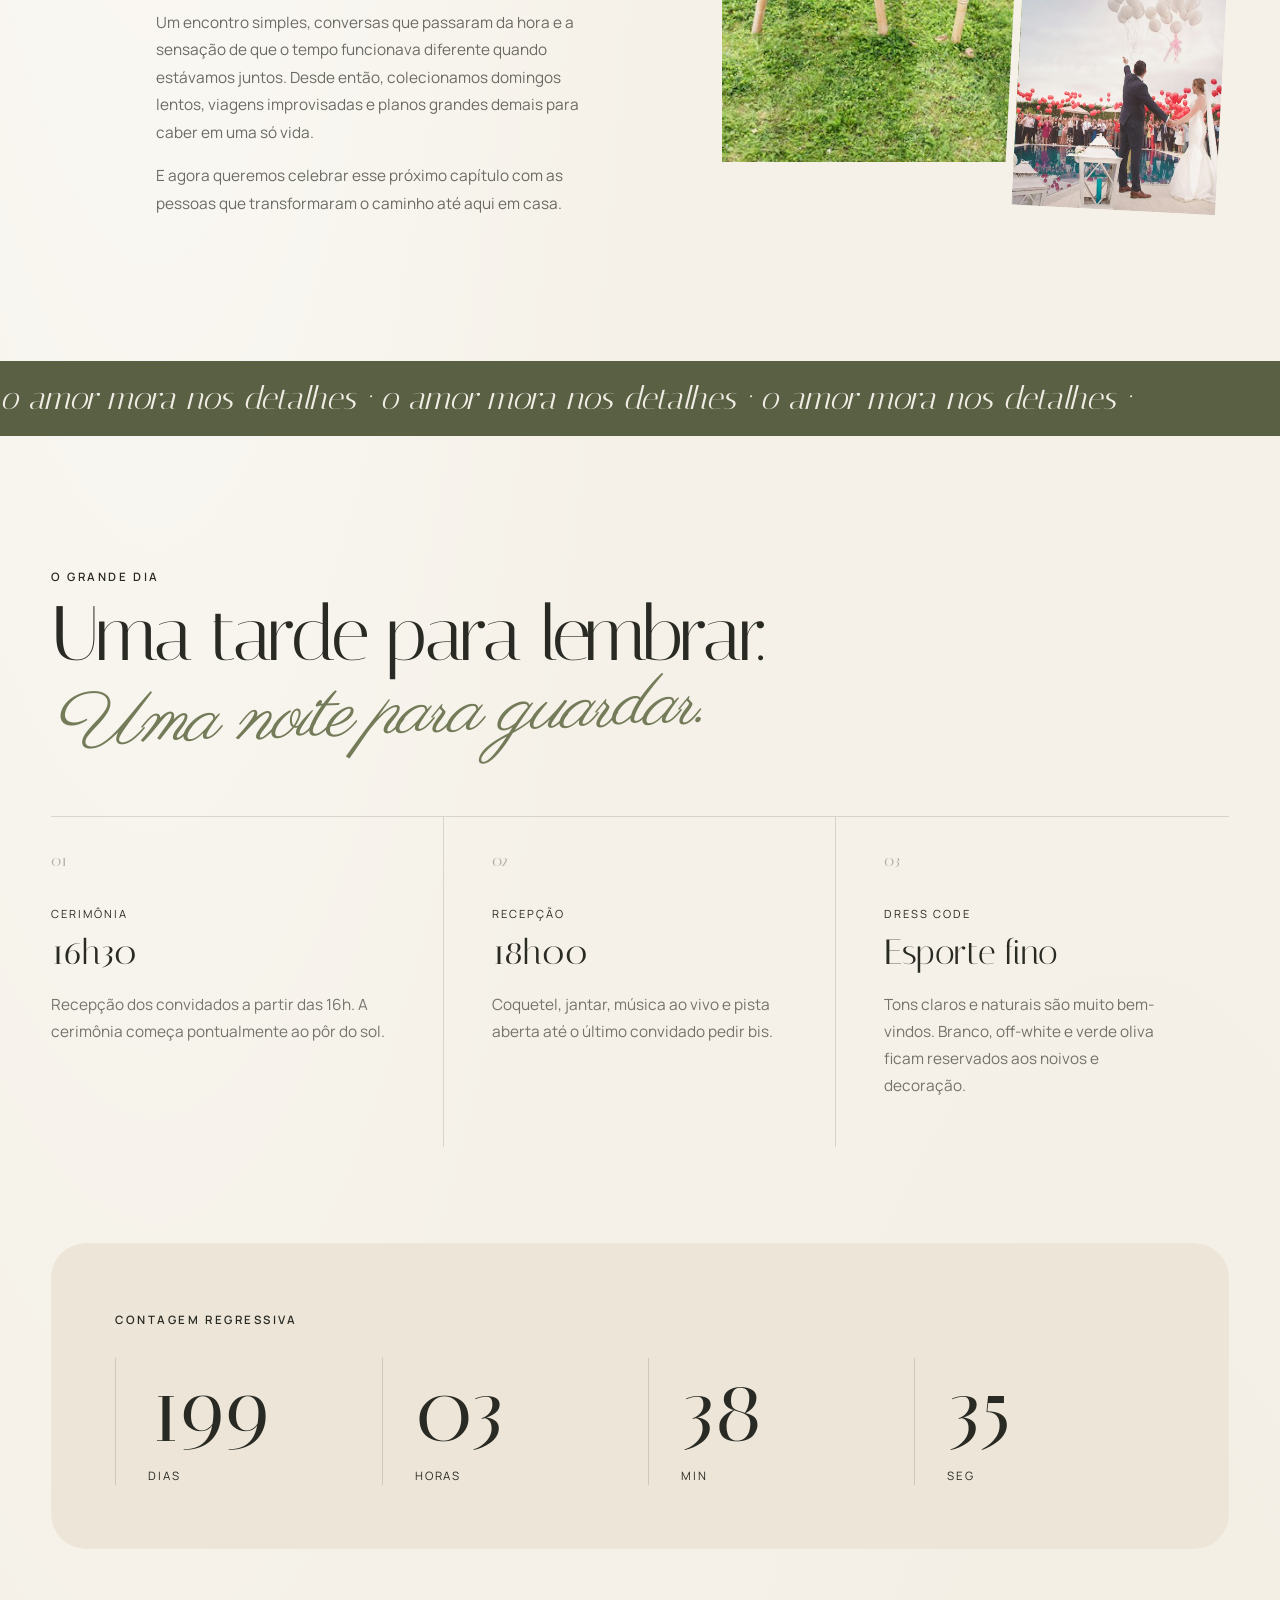
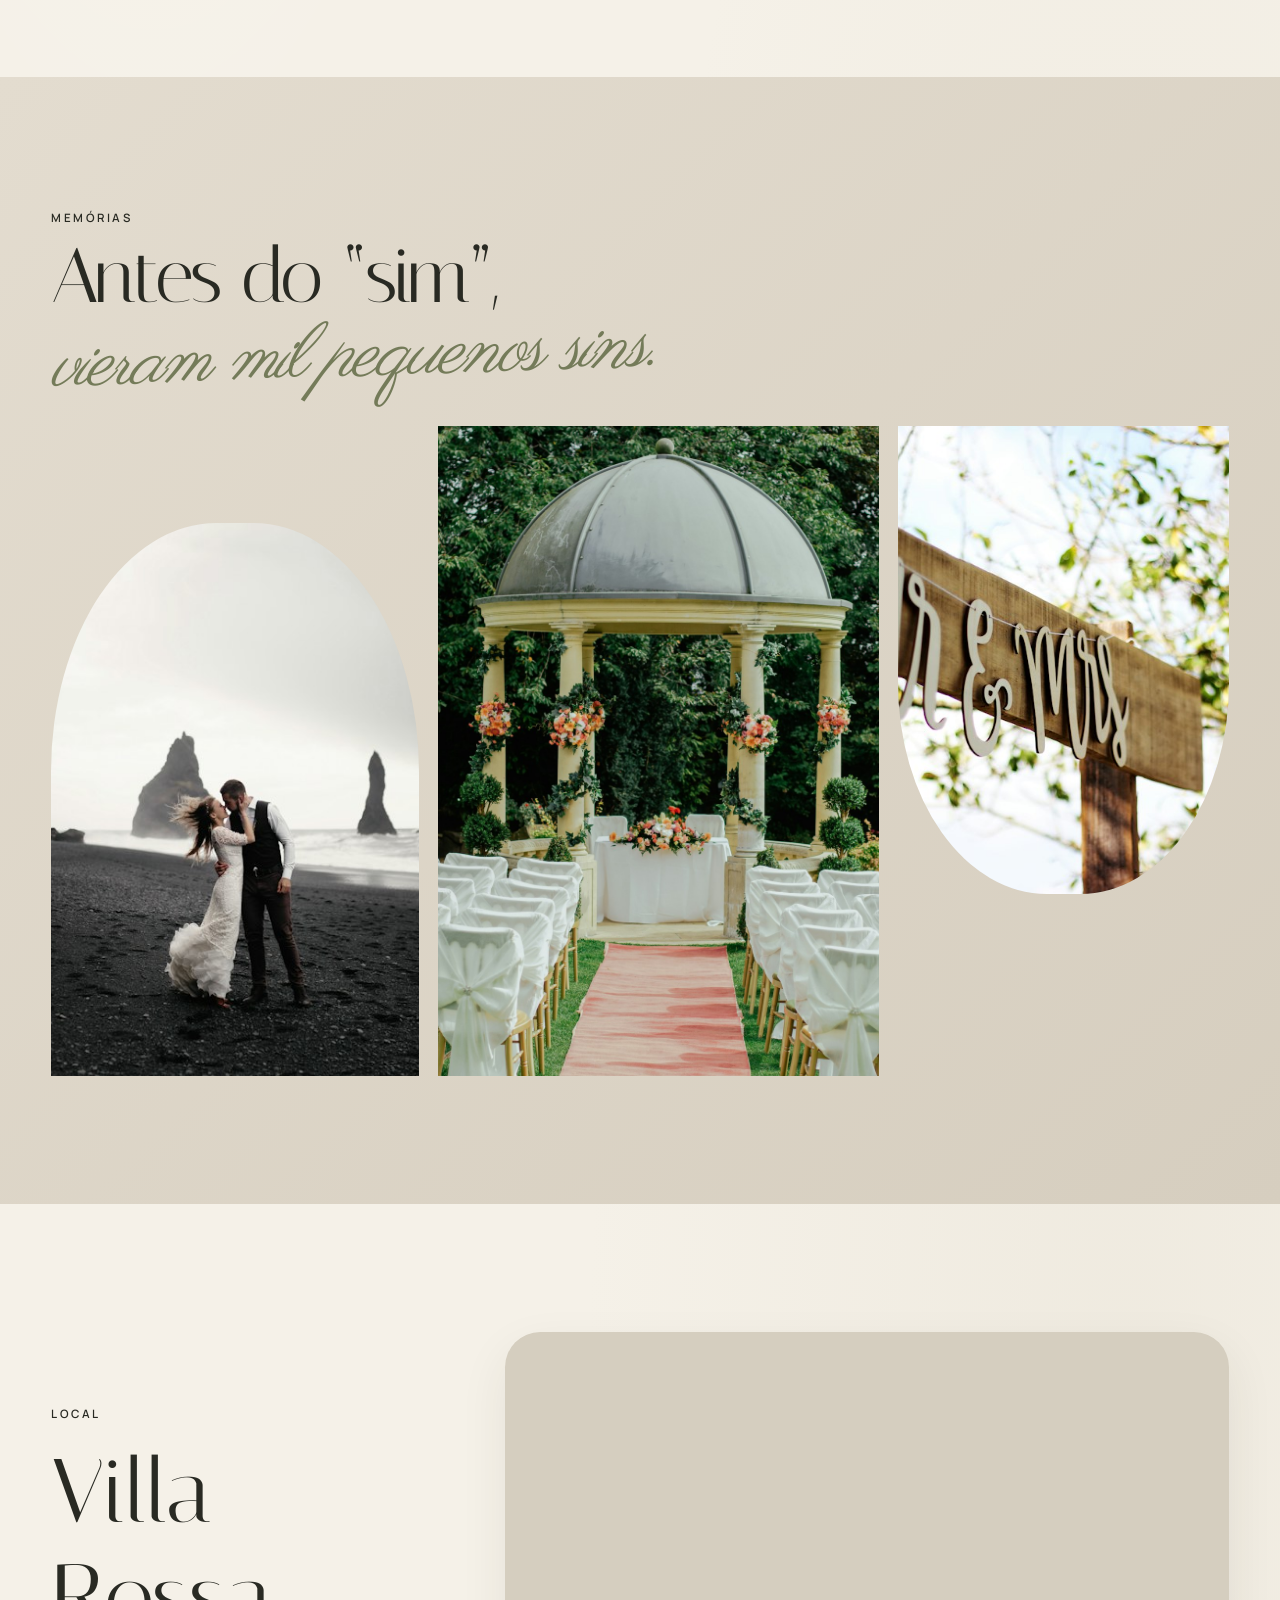
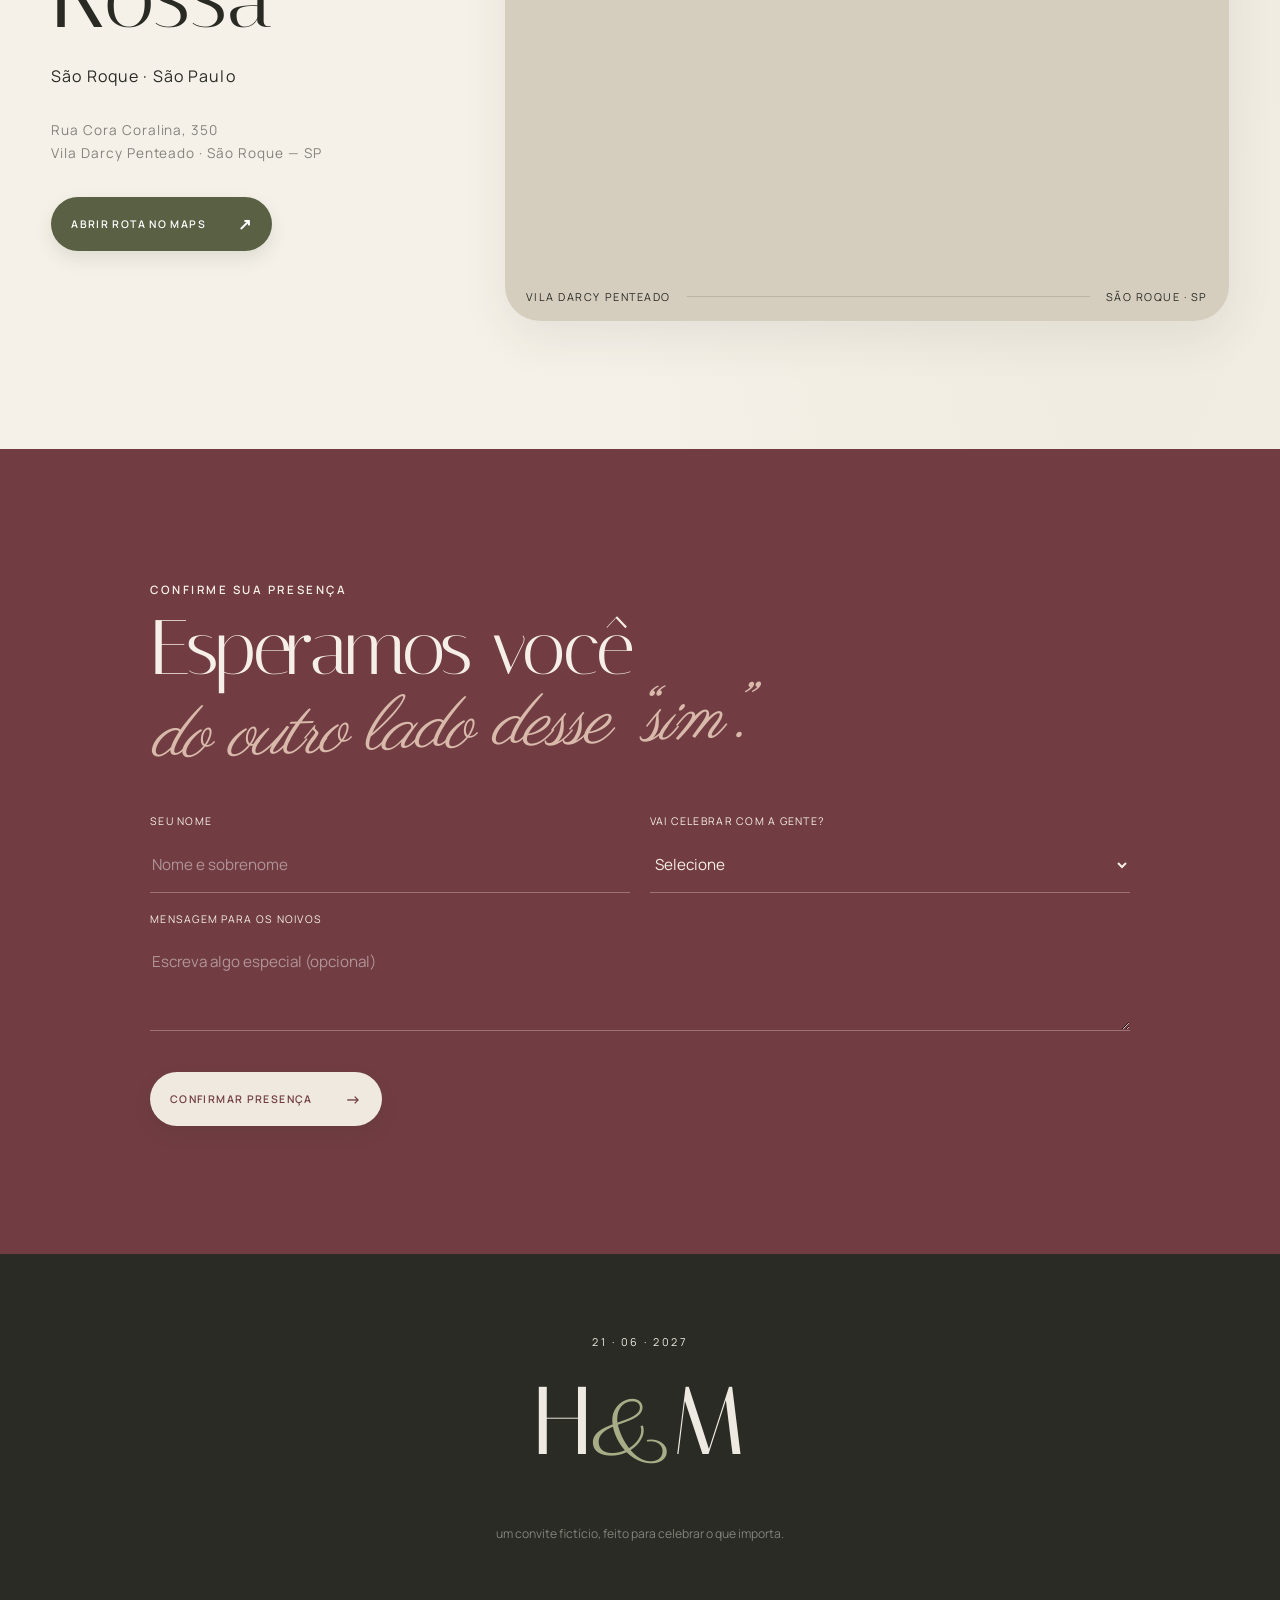
<file: projetos--casamento--index.html>
<!doctype html>
<html lang="pt-BR">
<head>
  <meta charset="utf-8" />
  <meta name="viewport" content="width=device-width,initial-scale=1,viewport-fit=cover" />
  <meta name="theme-color" content="#f3eee4" />
  <meta name="description" content="Helena e Matteo convidam você para celebrar o casamento em 21 de junho de 2027." />
  <meta property="og:title" content="Helena & Matteo — 21.06.2027" />
  <meta property="og:description" content="Um dia para guardar para sempre." />
  <title>Helena & Matteo — 21.06.2027</title>
  <link rel="preconnect" href="https://fonts.googleapis.com" />
  <link rel="preconnect" href="https://fonts.gstatic.com" crossorigin />
  <link href="projetos--casamento--fonts--fonts.css" rel="stylesheet" />
  <noscript><style>.intro{display:none}</style></noscript>
  <link rel="stylesheet" href="projetos--casamento--styles.css" />
</head>
<body>
  <div class="noise" aria-hidden="true"></div>

  <div class="intro" id="intro" aria-label="Abrir convite">
    <div class="intro-copy">
      <span class="eyebrow">COM CARINHO, PARA VOCÊ</span>
      <p>um convite para celebrar</p>
    </div>
    <button class="envelope" id="openInvite" aria-label="Abrir convite de Helena e Matteo">
      <span class="envelope-back"></span>
      <span class="paper">
        <small>um dia para guardar</small>
        <strong>Helena <i>&</i> Matteo</strong>
        <em>21 · 06 · 2027</em>
      </span>
      <span class="flap"></span>
      <span class="seal">H<span>&</span>M</span>
    </button>
    <span class="tap-hint">toque para abrir o convite</span>
  </div>

  <header class="nav-shell" id="navShell">
    <a href="#top" class="brand" aria-label="Início">H<span>&</span>M</a>
    <nav aria-label="Navegação principal">
      <a href="#story">Nossa história</a>
      <a href="#details">O grande dia</a>
      <a href="#location">Como chegar</a>
      <a href="#rsvp">RSVP</a>
    </nav>
    <button class="menu-btn" aria-label="Abrir menu" aria-expanded="false"><span></span><span></span></button>
  </header>

  <main id="top">
    <section class="hero section-pad">
      <div class="hero-orbit orbit-one" aria-hidden="true"></div>
      <div class="hero-orbit orbit-two" aria-hidden="true"></div>
      <div class="hero-copy reveal">
      <span class="eyebrow">NOSSO CASAMENTO · 21 JUNHO 2027</span>
        <h1><span>Helena</span><i>&</i><span>Matteo</span></h1>
      <p class="hero-sub">Um dia cercado de natureza, flores e das pessoas que fazem parte da nossa história.</p>
      </div>
      <div class="editorial-collage reveal" data-parallax="0.07">
        <figure class="frame frame-a"><img src="projetos--casamento--assets--photo-0.jpg" alt="Casal celebrando o casamento ao ar livre" loading="eager" fetchpriority="high" /></figure>
        <figure class="frame frame-b"><img src="projetos--casamento--assets--photo-1.jpg" alt="Detalhes florais de casamento" loading="lazy" /></figure>
        <div class="date-card"><small>MON</small><strong>21</strong><span>JUN</span><em>2027</em></div>
        <div class="arch-card"><span>we do</span></div>
        <div class="ring ring-a"></div>
        <div class="ring ring-b"></div>
      </div>
      <a class="scroll-cue" href="#story">descubra <span>↓</span></a>
    </section>

    <section class="story section-pad" id="story">
      <div class="section-number">01</div>
      <div class="story-copy reveal">
        <span class="eyebrow">A NOSSA HISTÓRIA</span>
        <h2>Algumas histórias começam por acaso.<br><em>A nossa escolheu ficar.</em></h2>
        <p>Um encontro simples, conversas que passaram da hora e a sensação de que o tempo funcionava diferente quando estávamos juntos. Desde então, colecionamos domingos lentos, viagens improvisadas e planos grandes demais para caber em uma só vida.</p>
        <p>E agora queremos celebrar esse próximo capítulo com as pessoas que transformaram o caminho até aqui em casa.</p>
      </div>
      <div class="story-media reveal">
        <figure class="story-main"><img src="projetos--casamento--assets--photo-2.jpg" alt="Casal caminhando junto" loading="lazy" /></figure>
        <figure class="story-small"><img src="projetos--casamento--assets--photo-3.jpg" alt="Detalhe de casamento" loading="lazy" /></figure>
        <span class="script-note">us, always.</span>
      </div>
    </section>

    <section class="quote-band" aria-label="Mensagem do casal">
      <div class="marquee"><span>o amor mora nos detalhes · o amor mora nos detalhes · o amor mora nos detalhes · </span></div>
    </section>

    <section class="details section-pad" id="details">
      <div class="details-head reveal">
        <span class="eyebrow">O GRANDE DIA</span>
        <h2>Uma tarde para lembrar.<br><em>Uma noite para guardar.</em></h2>
      </div>
      <div class="details-grid">
        <article class="detail-card reveal">
          <span>01</span><small>CERIMÔNIA</small><h3>16h30</h3><p>Recepção dos convidados a partir das 16h. A cerimônia começa pontualmente ao pôr do sol.</p>
        </article>
        <article class="detail-card reveal">
          <span>02</span><small>RECEPÇÃO</small><h3>18h00</h3><p>Coquetel, jantar, música ao vivo e pista aberta até o último convidado pedir bis.</p>
        </article>
        <article class="detail-card reveal">
          <span>03</span><small>DRESS CODE</small><h3>Esporte fino</h3><p>Tons claros e naturais são muito bem-vindos. Branco, off-white e verde oliva ficam reservados aos noivos e decoração.</p>
        </article>
      </div>
      <div class="countdown-wrap reveal">
        <span class="eyebrow">CONTAGEM REGRESSIVA</span>
        <div class="countdown" data-date="2027-06-21T16:30:00-03:00">
          <div><strong data-days>000</strong><span>dias</span></div>
          <div><strong data-hours>00</strong><span>horas</span></div>
          <div><strong data-minutes>00</strong><span>min</span></div>
          <div><strong data-seconds>00</strong><span>seg</span></div>
        </div>
      </div>
    </section>

    <section class="gallery section-pad" aria-label="Galeria do casal">
      <div class="gallery-copy reveal"><span class="eyebrow">MEMÓRIAS</span><h2>Antes do “sim”,<br><em>vieram mil pequenos sins.</em></h2></div>
      <div class="gallery-grid">
        <figure class="g1 reveal"><img src="projetos--casamento--assets--photo-4.jpg" alt="Casal em ensaio" loading="lazy" /></figure>
        <figure class="g2 reveal"><img src="projetos--casamento--assets--photo-5.jpg" alt="Casal no campo" loading="lazy" /></figure>
        <figure class="g3 reveal"><img src="projetos--casamento--assets--photo-6.jpg" alt="Mãos de um casal" loading="lazy" /></figure>
      </div>
    </section>

    <section class="location section-pad" id="location">
      <div class="location-copy reveal">
        <span class="eyebrow">LOCAL</span>
        <h2>Villa Rossa</h2>
        <p>São Roque · São Paulo</p>
        <p class="muted">Rua Cora Coralina, 350<br>Vila Darcy Penteado · São Roque — SP</p>
        <a class="pill-btn" href="https://www.google.com/maps/dir/?api=1&destination=Hotel+Villa+Rossa%2C+Rua+Cora+Coralina%2C+350%2C+S%C3%A3o+Roque%2C+SP" target="_blank" rel="noopener noreferrer">ABRIR ROTA NO MAPS <span>↗</span></a>
      </div>
      <div class="map-shell reveal">
        <iframe title="Mapa do Hotel Villa Rossa, em São Roque" loading="lazy" referrerpolicy="no-referrer-when-downgrade" src="https://www.google.com/maps?q=Hotel%20Villa%20Rossa%2C%20Rua%20Cora%20Coralina%2C%20350%2C%20S%C3%A3o%20Roque%2C%20SP&z=15&output=embed"></iframe>
        <div class="map-caption"><span>VILA DARCY PENTEADO</span><i></i><span>SÃO ROQUE · SP</span></div>
      </div>
    </section>

    <section class="rsvp section-pad" id="rsvp">
      <div class="rsvp-inner reveal">
        <span class="eyebrow">CONFIRME SUA PRESENÇA</span>
        <h2>Esperamos você<br><em>do outro lado desse “sim”.</em></h2>
        <form id="rsvpForm">
          <label><span>Seu nome</span><input required name="name" autocomplete="name" placeholder="Nome e sobrenome" /></label>
          <label><span>Vai celebrar com a gente?</span><select name="attendance" required><option value="">Selecione</option><option>Sim, estarei lá</option><option>Infelizmente não poderei ir</option></select></label>
          <label><span>Mensagem para os noivos</span><textarea name="message" rows="3" placeholder="Escreva algo especial (opcional)"></textarea></label>
          <button class="pill-btn submit" type="submit">CONFIRMAR PRESENÇA <span>→</span></button>
          <p class="form-status" role="status" aria-live="polite"></p>
        </form>
      </div>
    </section>
  </main>

  <footer>
    <span class="footer-date">21 · 06 · 2027</span>
    <div class="footer-monogram">H<span>&</span>M</div>
    <p>um convite fictício, feito para celebrar o que importa.</p>
  </footer>

  <script src="projetos--casamento--script.js" defer></script>
<a href="index.html#projetos" style="position:fixed;bottom:16px;left:16px;z-index:80;padding:10px 16px;border-radius:100px;background:#fff;color:#403b30;box-shadow:0 3px 20px #0002;font:12px Arial,sans-serif;border:1px solid #ddd7c9">Portfólio de Gustavo · voltar</a></body>
</html>
</file>
<file: fonts--fonts.css>
@font-face {
  font-family: 'JetBrains Mono';
  font-style: normal;
  font-weight: 400;
  font-display: swap;
  src: url(fonts--font-0.woff2) format('truetype');
}
@font-face {
  font-family: 'JetBrains Mono';
  font-style: normal;
  font-weight: 500;
  font-display: swap;
  src: url(fonts--font-1.woff2) format('truetype');
}
@font-face {
  font-family: 'Plus Jakarta Sans';
  font-style: normal;
  font-weight: 400;
  font-display: swap;
  src: url(fonts--font-2.woff2) format('truetype');
}
@font-face {
  font-family: 'Plus Jakarta Sans';
  font-style: normal;
  font-weight: 500;
  font-display: swap;
  src: url(fonts--font-3.woff2) format('truetype');
}
@font-face {
  font-family: 'Plus Jakarta Sans';
  font-style: normal;
  font-weight: 600;
  font-display: swap;
  src: url(fonts--font-4.woff2) format('truetype');
}
@font-face {
  font-family: 'Plus Jakarta Sans';
  font-style: normal;
  font-weight: 700;
  font-display: swap;
  src: url(fonts--font-5.woff2) format('truetype');
}
@font-face {
  font-family: 'Plus Jakarta Sans';
  font-style: normal;
  font-weight: 800;
  font-display: swap;
  src: url(fonts--font-6.woff2) format('truetype');
}
</file>
<file: style.css>
:root{--paper:#f8f7f2;--ink:#20211e;--muted:#64665f;--line:#dedfd7;--blue:#164cf0;--white:#fff;--mono:'JetBrains Mono',monospace;--sans:'Plus Jakarta Sans',Arial,sans-serif}*{box-sizing:border-box}html{scroll-behavior:smooth;scroll-padding-top:110px}body{margin:0;background:var(--paper);color:var(--ink);font-family:var(--sans);font-size:16px;line-height:1.65;-webkit-font-smoothing:antialiased}a{color:inherit;text-decoration:none}button{font:inherit;color:inherit;cursor:pointer}button,a{-webkit-tap-highlight-color:transparent}button{background:none;border:0}img{display:block;max-width:100%}h1,h2,h3,h4,p{margin:0}h1,h2,h3{line-height:1.08;font-weight:600;letter-spacing:-.055em}button:focus-visible,a:focus-visible,summary:focus-visible{outline:3px solid var(--blue);outline-offset:6px}::selection{background:#dbe4ff;color:#102da0}.wrap{width:min(1280px,calc(100% - 112px));margin-inline:auto}.blue{color:var(--blue)}.eyebrow{font:500 12px/1.5 var(--mono);letter-spacing:.09em;display:block}.skip{position:fixed;top:-80px;left:24px;z-index:200;background:var(--ink);color:white;padding:12px 20px}.skip:focus{top:12px}.header{position:sticky;top:0;z-index:30;background:rgb(248 247 242 / .94);backdrop-filter:blur(16px);border-bottom:1px solid var(--line)}.header-inner{height:86px;width:min(1440px,calc(100% - 112px));margin:auto;display:flex;justify-content:space-between;align-items:center}.brand{display:flex;align-items:center;gap:14px;font-size:15px;font-weight:700;letter-spacing:-.04em}.brand-symbol{display:inline-flex;font-size:36px;line-height:1;font-weight:800;letter-spacing:-.14em;margin-right:6px}.brand-symbol>span{color:var(--blue)}.header nav{display:flex;align-items:center;gap:36px;font-size:14px}.header nav a{transition:color .2s}.header nav a:hover{color:var(--blue)}sup{font:10px var(--mono);color:var(--blue);margin-left:5px}.header .nav-contact{border:1px solid #c9cbc3;padding:10px 20px;border-radius:6px}.menu-toggle,.header .mobile-nav{display:none}.hero{min-height:760px;display:grid;grid-template-columns:1.2fr 1fr;gap:70px;padding-top:78px;padding-bottom:56px;align-items:center}.hero h1{font-size:clamp(58px,5.9vw,86px);letter-spacing:-.065em;line-height:1.025;margin:25px 0 28px;font-weight:650}.hero h1>span{color:#74766d;font-weight:400}.hero-copy>.eyebrow{display:flex;align-items:center;gap:10px}.small-cross{font-size:23px;line-height:1;color:var(--blue)}.hero-copy>p{font-size:17px;line-height:1.8;max-width:490px;color:var(--muted)}.hero-actions{display:flex;align-items:center;gap:24px;margin-top:30px}.button{display:inline-flex;align-items:center;justify-content:center;gap:20px;padding:15px 20px;border-radius:6px;font-size:14px;font-weight:600;transition:background .25s,transform .25s}.button:hover{transform:translateY(-3px)}.dark{background:var(--ink);color:white}.dark:hover{background:var(--blue)}.button-count{font:12px var(--mono);border-left:1px solid #ffffff60;padding-left:16px}.text-link{font-size:14px;border-bottom:1px solid #a2a49b;padding-bottom:5px}.text-link:hover{color:var(--blue);border-color:var(--blue)}.hero-foot{display:flex;gap:26px;margin-top:52px;padding-top:20px;border-top:1px solid var(--line);font:11px var(--mono);color:var(--muted)}.badge-stage{position:relative;align-self:stretch;display:flex;flex-direction:column;justify-content:center;align-items:center;min-width:0}.stage-label{width:100%;display:flex;justify-content:space-between;gap:10px;font:10px var(--mono);position:absolute;top:0;color:var(--muted)}.badge-rig{position:relative;padding-top:88px;perspective:1100px;width:310px;margin-top:10px}.lanyard{position:absolute;top:0;left:calc(50% - 17px);height:105px;width:34px;background:var(--blue);transform:rotate(-2deg);box-shadow:inset 0 0 0 3px #ffffff25;overflow:hidden}.lanyard span{writing-mode:vertical-rl;font:7px var(--mono);color:white;letter-spacing:.1em;white-space:nowrap;position:absolute;top:5px;left:10px}.badge-anchor{position:absolute;top:82px;left:calc(50% - 19px);width:38px;height:34px;background:linear-gradient(90deg,#999eaa,#f5f5f5 40%,#a4a7af);border:1px solid #8f939c;border-radius:5px;z-index:3;pointer-events:none}.badge-drag{touch-action:pan-y;cursor:grab;transform:rotate(4deg);transform-origin:50% -60px;will-change:transform;position:relative;z-index:2;user-select:none}.badge-drag.dragging{cursor:grabbing}.badge{position:relative;height:454px;transform-style:preserve-3d;transition:transform .7s cubic-bezier(.2,.65,.2,1)}.badge.flipped{transform:rotateY(180deg)}.badge-face{position:absolute;inset:0;background:#fff;border:1px solid #d5d6ce;border-radius:13px;padding:18px;backface-visibility:hidden;box-shadow:0 25px 45px -24px #252a3960,0 4px 6px #2020200c}.badge-top{display:flex;justify-content:space-between;font:10px var(--mono);padding:4px 0 12px;border-bottom:1px solid var(--line);margin-bottom:13px}.portrait{height:272px;position:relative;background:#e3e2dc;border-radius:3px;overflow:hidden}.portrait img{width:100%;height:100%;object-fit:cover;object-position:50% 35%;filter:grayscale(1)}.portrait-label{position:absolute;bottom:12px;left:12px;font:9px var(--mono);background:var(--paper);padding:5px 8px}.badge-name{font-size:23px;font-weight:700;letter-spacing:-.05em;margin-top:13px;line-height:1.2}.badge-role{font-size:11px;color:var(--muted);margin-top:6px}.badge-meta{border-top:1px solid var(--line);margin-top:14px;padding-top:10px;display:flex;justify-content:space-between;align-items:center;font:10px var(--mono)}.badge-mark{font-size:21px;letter-spacing:-.1em;color:var(--blue);font-weight:700}.badge-back{transform:rotateY(180deg);display:flex;flex-direction:column;justify-content:space-between;padding:26px;background:#eceff8}.badge-back strong{font-size:43px;line-height:1.08;letter-spacing:-.05em}.badge-back p{font-size:14px;line-height:1.65;color:var(--muted)}.back-sign{font-size:20px;letter-spacing:-.05em}.badge-controls{margin-top:35px;display:flex;align-items:center;gap:16px;font:11px var(--mono);color:var(--muted)}.badge-controls button{font:11px var(--mono);border-bottom:1px solid #bfc1b8;padding:4px 0;color:var(--ink)}.badge-controls button span{font-size:17px;margin-left:5px}.section-divider{display:flex;justify-content:space-between;border-top:1px solid var(--line);padding-top:22px;font:11px var(--mono);color:var(--muted)}.section-divider>span:last-child span{margin-left:14px;color:var(--blue)}.projects{padding-block:100px 72px}.section-heading{display:flex;align-items:flex-end;justify-content:space-between;gap:40px;margin-bottom:56px}.section-heading h2{font-size:clamp(38px,4.3vw,62px);margin-top:18px}.section-heading>p{color:var(--muted);font-size:15px;line-height:1.8;padding-bottom:5px}.project+.project{margin-top:86px}.project-cover{display:block;padding:28px 56px 0;border-radius:10px;position:relative;overflow:hidden;isolation:isolate}.wedding-cover{background:#e7e0d5}.pet-cover{background:#dce9de}.cover-top{display:flex;justify-content:space-between;font:10px var(--mono);letter-spacing:.03em;color:#5f6157;margin-bottom:32px;gap:16px}.browser-window{border:1px solid #ffffff90;border-radius:7px 7px 0 0;background:#fff;overflow:hidden;box-shadow:0 0 0 1px #292e2310,0 12px 50px #252b3220;transform:translateY(6px);transition:transform .6s cubic-bezier(.2,.65,.2,1)}.project-cover:hover .browser-window{transform:translateY(0) scale(1.015)}.browser-bar{height:28px;display:flex;align-items:center;gap:5px;background:#fbfaf7;padding-inline:12px;color:#71756d;font:9px var(--mono);border-bottom:1px solid #e4e4de}.browser-bar i{height:5px;width:5px;background:#c7c9c0;border-radius:50%}.browser-bar>span{position:absolute;left:30%;right:30%;text-align:center;white-space:nowrap}.browser-window>img{width:100%;height:auto;aspect-ratio:1.65;object-fit:cover;object-position:top}.cover-open{position:absolute;bottom:25px;right:25px;background:white;color:#252b23;padding:12px 18px;border:1px solid #dadcd4;border-radius:5px;box-shadow:0 5px 20px #20202015;font-size:13px;font-weight:600;transition:background .2s,color .2s}.project-cover:hover .cover-open{background:var(--ink);color:white}.project-info{display:flex;justify-content:space-between;align-items:center;gap:40px;padding-top:28px}.project-tags{display:flex;gap:17px;font:10px var(--mono);color:var(--muted);flex-wrap:wrap}.project-tags>span:first-child{color:var(--blue)}.project h3{font-size:32px;margin:12px 0}.project-info p{font-size:15px;color:var(--muted);max-width:665px;line-height:1.8}.project-link{white-space:nowrap;font-size:14px;border:1px solid #bec2b6;border-radius:6px;padding:12px 21px;transition:background .2s}.project-link:hover{background:var(--ink);color:white}.project-details{margin-top:22px;border-top:1px solid var(--line);border-bottom:1px solid var(--line)}.project-details summary{list-style:none;display:flex;justify-content:space-between;padding:15px 0;font-size:13px;cursor:pointer}.project-details summary::-webkit-details-marker{display:none}.project-details summary span{font-size:20px;line-height:1;color:var(--blue);transition:transform .2s}.project-details[open] summary span{transform:rotate(45deg)}.detail-grid{display:grid;grid-template-columns:repeat(3,1fr);gap:35px;padding:18px 0 30px}.detail-grid h4{font-size:14px;font-weight:600;margin-bottom:10px}.detail-grid p{font-size:14px;color:var(--muted)}.projects-end{display:flex;align-items:center;justify-content:center;gap:28px;margin-top:62px}.projects-end>span{font:12px var(--mono)}.projects-end p{font-size:14px;color:var(--muted);line-height:1.7}.about{background:#eeeee7;padding-block:100px;border-top:1px solid var(--line);border-bottom:1px solid var(--line)}.about-grid{display:grid;grid-template-columns:1fr 1fr;gap:110px}.about h2{font-size:clamp(36px,4vw,55px);margin:24px 0 30px;line-height:1.12}.about p{color:var(--muted);font-size:15px;line-height:1.85}.about .about-lead{font-size:17px;color:#41443b;margin-bottom:17px}.about .text-link{display:inline-block;margin-top:25px}.trajectory{padding-top:40px}.trajectory-row{border-top:1px solid #cfd2c6;padding:26px 0 30px}.row-index{font:11px var(--mono);color:var(--blue)}.trajectory h3{font-size:23px;letter-spacing:-.035em;margin:15px 0 6px}.row-note{font:11px var(--mono);color:var(--muted);display:block;margin-top:12px}.value-tags{display:flex;flex-wrap:wrap;gap:8px;margin-top:18px}.value-tags span{font-size:13px;border:1px solid #d2d4c8;border-radius:4px;padding:5px 12px}.contact{padding-top:110px;padding-bottom:92px}.contact h2{font-size:clamp(48px,7vw,98px);font-weight:500;margin-top:24px;line-height:1.08}.contact h2 em{font-style:normal;color:var(--blue)}.contact-bottom{display:flex;justify-content:space-between;gap:40px;margin-top:55px}.contact-bottom>p{font-size:16px;color:var(--muted)}.contact-links{display:flex;gap:40px}.contact-links a{display:flex;flex-direction:column;gap:10px}.contact-links span{font:10px var(--mono);color:var(--muted)}.contact-links strong{font-size:17px;font-weight:500;letter-spacing:-.025em;border-bottom:1px solid #b7bbae;padding-bottom:4px}.contact-links a:hover strong{color:var(--blue);border-color:var(--blue)}.footer{border-top:1px solid var(--line);padding-block:26px;display:flex;align-items:center;justify-content:space-between;gap:20px;font:10px var(--mono);color:var(--muted)}.footer .brand-symbol{font-family:var(--sans);color:var(--ink)}.footer button{font:11px var(--mono);text-decoration:underline;text-underline-offset:5px}.intro{display:none;position:fixed;inset:0;z-index:100;background:#20231f;color:var(--paper);padding:36px 56px;flex-direction:column;justify-content:space-between;overflow:hidden}.intro.is-active{display:flex;animation:intro-exit .85s 1.95s cubic-bezier(.76,0,.24,1) both}.intro-top,.intro-bottom{display:flex;justify-content:space-between;font:11px var(--mono);letter-spacing:.04em}.intro-top{opacity:.65}.intro-center{width:fit-content;max-width:100%;margin:auto;min-width:min(650px,90vw)}.intro-kicker{font:13px var(--mono);letter-spacing:.4em;color:#a1aff0;display:block;margin-bottom:22px;animation:intro-in .6s both}.intro-name{font-size:clamp(55px,10vw,145px);font-weight:500;line-height:1.05;letter-spacing:-.075em;display:flex;flex-direction:column}.intro-name>span{animation:intro-in .9s cubic-bezier(.2,.7,.3,1) both}.intro-name>span:nth-child(2){animation-delay:.15s}.intro .blue{color:#7d9aff}.intro-line{height:1px;background:#ffffff30;margin-top:34px;position:relative;overflow:hidden}.intro-line:after{content:'';display:block;height:1px;background:#86a0ff;animation:intro-line 1.8s ease-in-out both;transform-origin:left}.intro-bottom button{color:inherit;font:11px var(--mono);text-decoration:underline;text-underline-offset:5px}.intro-playing{overflow:hidden}.reveal{opacity:1}.motion-ready .reveal{opacity:0;transform:translateY(24px);transition:opacity .65s ease,transform .65s ease}.motion-ready .reveal.visible{opacity:1;transform:none}@keyframes intro-in{from{opacity:0;transform:translateY(45px);filter:blur(5px)}to{opacity:1;transform:none;filter:none}}@keyframes intro-line{from{transform:scaleX(0)}to{transform:scaleX(1)}}@keyframes intro-exit{from{clip-path:inset(0 0 0 0)}to{clip-path:inset(0 0 100% 0)}}
@media(min-width:1600px){.hero{min-height:850px;padding-top:95px}.hero h1{font-size:94px}}
@media(max-width:1100px){.wrap,.header-inner{width:calc(100% - 64px)}.hero{gap:40px}.hero h1{font-size:64px}.hero-actions{flex-wrap:wrap;gap:18px}.badge-rig{width:280px}.badge{height:431px}.portrait{height:250px}.stage-label{font-size:9px;flex-direction:column}.hero-foot{font-size:10px;gap:14px}.about-grid{gap:60px}.contact-bottom{flex-direction:column}.contact-links{gap:60px}}
@media(max-width:760px){html{scroll-padding-top:88px}.wrap,.header-inner{width:calc(100% - 40px)}.header-inner{height:72px}.brand{font-size:14px;gap:10px}.brand-symbol{font-size:31px}.header-inner>nav{display:none}.menu-toggle{display:flex;gap:14px;align-items:center;font-size:14px;padding:12px 0 12px 12px}.menu-toggle span{font-size:24px;line-height:1}.header .mobile-nav:not([hidden]){display:flex;padding:16px 20px 25px;flex-direction:column;align-items:flex-start;gap:18px;border-top:1px solid var(--line)}.hero{grid-template-columns:1fr;gap:50px;padding-top:42px;padding-bottom:40px}.hero h1{font-size:clamp(48px,11.7vw,80px);margin:20px 0 25px}.desktop-break{display:none}.hero-copy>p{font-size:16px;max-width:540px}.hero .eyebrow{font-size:10px}.hero-actions{gap:20px;margin-top:26px}.hero-foot{margin-top:32px;justify-content:space-between;font-size:9px;gap:10px}.badge-stage{min-height:580px;max-width:430px;width:100%;margin:auto}.stage-label{flex-direction:row;font-size:9px}.badge-rig{width:285px;margin-top:25px;padding-top:82px}.badge-anchor{top:76px}.badge{height:435px}.portrait{height:253px}.badge-controls{margin-top:27px}.section-divider{font-size:9px;gap:20px;line-height:1.6}.projects{padding-top:60px;padding-bottom:55px}.section-heading{display:block;margin-bottom:30px}.section-heading h2{font-size:43px}.section-heading>p{font-size:14px;margin-top:22px}.project-cover{padding:18px 16px 0;border-radius:6px}.cover-top{font-size:8px;margin-bottom:18px}.cover-top>span:first-child{max-width:150px}.browser-window>img{aspect-ratio:1.35}.browser-bar{height:22px}.browser-bar>span{font-size:7px;left:22%;right:15%}.cover-open{font-size:10px;bottom:12px;right:12px;padding:8px 12px}.project-info{display:block;padding-top:23px}.project h3{font-size:30px}.project-tags{font-size:9px;gap:12px}.project-info p{font-size:14px}.project-link{display:inline-flex;margin-top:20px;font-size:13px;padding:10px 17px}.project+.project{margin-top:52px}.detail-grid{grid-template-columns:1fr;gap:24px;padding-top:12px}.projects-end{justify-content:flex-start;gap:20px;margin-top:42px}.projects-end p{font-size:13px}.about{padding-block:60px}.about-grid{grid-template-columns:1fr;gap:20px}.about h2{font-size:44px}.trajectory{padding-top:12px}.contact{padding-block:65px 50px}.contact h2{font-size:clamp(40px,9.5vw,65px)}.contact-bottom{margin-top:32px;gap:30px}.contact-bottom>p{font-size:14px}.contact-links{flex-direction:column;gap:24px}.contact-links a{width:fit-content;gap:5px}.contact-links strong{font-size:18px}.footer{flex-wrap:wrap;font-size:9px;gap:20px}.footer>span:nth-child(3){margin-left:0}.footer button{font-size:10px}.intro{padding:26px 22px}.intro-top,.intro-bottom{font-size:9px}.intro-name{font-size:clamp(62px,17vw,105px)}.intro-center{min-width:0;width:100%}.intro-kicker{font-size:11px}}
@media(prefers-reduced-motion:reduce){html{scroll-behavior:auto}*,*:before,*:after{animation-duration:.01ms!important;animation-delay:0s!important;transition-duration:.01ms!important}.motion-ready .reveal{opacity:1;transform:none}.badge-drag{transform:none!important}.intro.is-active{display:none}}

.intro-kicker{text-transform:uppercase;letter-spacing:.16em}.intro-progress{display:flex;justify-content:space-between;font:11px var(--mono);margin-top:14px;color:#acb6d1}.intro-line:after{transform:scaleX(var(--load-progress,0));animation:none}@media(max-width:760px){.intro-kicker{font-size:10px;letter-spacing:.1em}.intro-progress{font-size:9px}}
.designs{padding-block:70px 100px;border-top:1px solid var(--line)}.design-grid{display:grid;grid-template-columns:repeat(3,1fr);gap:28px}.design-art{display:block;border-radius:7px;overflow:hidden;background:#ebece3;margin-bottom:23px}.design-art img{width:100%;height:auto;transition:transform .45s}.design-art:hover img{transform:scale(1.025)}.design-card>.eyebrow{font-size:10px;color:var(--muted)}.design-card h3{font-size:25px;margin:12px 0}.design-card p{color:var(--muted);font-size:14px;line-height:1.8;margin-bottom:18px}.design-card .text-link{display:inline-block}.design-note{font-size:12px;color:var(--muted);margin-top:35px;line-height:1.7}.design-header{display:flex;justify-content:space-between;align-items:center;padding-block:30px;border-bottom:1px solid var(--line)}.design-intro{padding-block:75px 55px;max-width:800px}.design-intro h1{font-size:clamp(45px,6vw,80px);margin-top:20px}.design-intro h2{font-size:28px;margin-top:30px;letter-spacing:-.03em}.design-intro p{font-size:16px;color:var(--muted);margin-top:20px;max-width:640px}.design-gallery{display:grid;grid-template-columns:repeat(2,minmax(0,1fr));gap:40px}.design-gallery figure{margin:0}.design-gallery img{width:100%;height:auto;border-radius:4px}.design-gallery figcaption{display:flex;flex-wrap:wrap;justify-content:space-between;gap:12px;margin-top:14px;font:10px var(--mono)}.design-gallery figcaption a{color:var(--blue);text-decoration:underline;text-underline-offset:4px}.design-page .footer{margin-top:70px}.contact-form-wrap{display:grid;grid-template-columns:1fr 1.5fr;gap:65px;border-top:1px solid var(--line);padding-top:45px;margin-top:55px}.contact-form-wrap[hidden]{display:none}.contact-form-wrap h3{font-size:25px;letter-spacing:-.035em;line-height:1.25}.contact-form-wrap p{color:var(--muted);font-size:14px;margin-top:16px}.form-row{display:grid;grid-template-columns:1fr 1fr;gap:20px}form label{display:flex;flex-direction:column;font-size:13px;gap:7px;margin-bottom:20px}form input,form textarea{font:15px var(--sans);border:1px solid #bdc2b3;border-radius:5px;background:#fff;padding:12px;color:var(--ink);width:100%}form input:focus,form textarea:focus{outline:2px solid var(--blue);outline-offset:2px}form textarea{resize:vertical}form small{font-size:11px;line-height:1.7;color:var(--muted);display:block;margin-top:20px}.honeypot{position:absolute;left:-10000px;width:1px;height:1px;overflow:hidden}.form-bottom{display:flex;gap:20px;align-items:center}.form-bottom p{margin:0;line-height:1.5}button:disabled{opacity:.5;cursor:wait}.badge-spotlight{position:fixed;inset:0;z-index:95;background:rgb(248 247 242 / .97);backdrop-filter:blur(8px);overflow:hidden}.badge-spotlight[hidden]{display:none}.spotlight-caption{position:absolute;left:0;right:0;bottom:8vh;text-align:center;transition:opacity .3s}.spotlight-caption span{font:10px var(--mono);letter-spacing:.15em;color:var(--blue);display:block}.spotlight-caption strong{font-size:24px;font-weight:500;letter-spacing:-.04em;margin-top:8px;display:block}.badge-spotlight button{position:absolute;right:30px;bottom:30px;font:11px var(--mono);text-decoration:underline;text-underline-offset:4px}.spotlight-clone{position:fixed;transform-origin:center;pointer-events:none;margin:0!important}.badge-spotlight.landing{background:transparent;backdrop-filter:none;pointer-events:none}.badge-spotlight.landing .spotlight-caption,.badge-spotlight.landing button{opacity:0}
@media(max-width:900px){.header nav{gap:20px}.design-grid{gap:18px}.contact-form-wrap{gap:30px}.design-card h3{font-size:21px}}
@media(max-width:760px){.designs{padding-block:50px 60px}.design-grid{grid-template-columns:1fr;gap:45px}.design-art{max-width:420px;margin-inline:auto}.design-gallery{grid-template-columns:1fr;gap:35px}.design-intro{padding-block:45px 35px}.design-intro h2{font-size:24px}.design-header .brand{font-size:12px}.design-header .text-link{font-size:12px}.contact-form-wrap{grid-template-columns:1fr;gap:30px;margin-top:40px}.form-row{grid-template-columns:1fr;gap:0}.form-bottom{align-items:flex-start;flex-direction:column}.spotlight-caption{bottom:10vh}.badge-spotlight button{bottom:20px;right:20px}.hero{display:flex;flex-direction:column}.hero-copy{order:0}.badge-stage{order:1}}
.design-lab{padding-block:80px;display:grid;grid-template-columns:1fr 1fr;gap:75px;border-top:1px solid var(--line)}.design-lab[hidden]{display:none}.design-lab h2{font-size:48px;margin:20px 0}.design-lab p{color:var(--muted);line-height:1.8;font-size:15px;margin-bottom:25px}.design-lab form{margin-top:25px}.lab-preview{background:#eceee5;border-radius:8px;padding:25px;display:flex;flex-direction:column;align-items:center;justify-content:center;gap:20px}.lab-preview img{max-height:600px;max-width:100%;height:auto}.lab-preview [hidden]{display:none}#lab-placeholder{font:14px var(--mono);text-align:center;color:var(--blue)}#lab-placeholder span{display:block;font:14px var(--sans);margin-top:10px;color:var(--muted)}@media(max-width:760px){.design-lab{grid-template-columns:1fr;gap:25px;padding-block:50px}.design-lab h2{font-size:38px}.lab-preview{min-height:260px}}


/* Coleções de design: contexto, paleta e navegação */
.design-reasoning{display:grid;grid-template-columns:repeat(3,minmax(0,1fr));gap:32px;padding:30px 0 42px;border-top:1px solid var(--line);margin-bottom:24px}.design-reasoning p{font-size:14px;line-height:1.8;color:var(--muted);margin-top:14px}.palette{display:flex;gap:22px;flex-wrap:wrap;margin-top:28px}.palette span{display:flex;align-items:center;gap:9px;font:11px var(--mono)}.palette i{width:24px;height:24px;border-radius:50%;border:1px solid rgb(0 0 0 / .1)}.collection-next{display:flex;gap:24px;flex-wrap:wrap;padding-top:30px;margin-top:40px;border-top:1px solid var(--line)}.collection-next a{font-size:13px;text-decoration:underline;text-underline-offset:5px}.design-art{box-shadow:0 12px 30px rgb(30 35 28 / .06)}.design-card{min-width:0}.design-grid{row-gap:55px}.design-gallery img{box-shadow:0 12px 28px rgb(30 35 28 / .07)}
@media(max-width:760px){.design-reasoning{grid-template-columns:1fr;gap:25px}.design-intro h1{overflow-wrap:break-word}.palette{gap:14px}.design-gallery figcaption{line-height:1.8}.collection-next{gap:18px}}

.design-mockup{margin:0 0 48px}.design-mockup img{display:block;width:100%;height:auto;border-radius:6px}.design-mockup figcaption{font:10px var(--mono);line-height:1.8;color:var(--muted);margin-top:14px}
</file>
<file: projetos--agropet--fonts--fonts.css>
@font-face {
  font-family: 'Manrope';
  font-style: normal;
  font-weight: 400;
  font-display: swap;
  src: url(projetos--agropet--fonts--font-0.woff2) format('truetype');
}
@font-face {
  font-family: 'Manrope';
  font-style: normal;
  font-weight: 500;
  font-display: swap;
  src: url(projetos--agropet--fonts--font-1.woff2) format('truetype');
}
@font-face {
  font-family: 'Manrope';
  font-style: normal;
  font-weight: 600;
  font-display: swap;
  src: url(projetos--agropet--fonts--font-2.woff2) format('truetype');
}
@font-face {
  font-family: 'Manrope';
  font-style: normal;
  font-weight: 700;
  font-display: swap;
  src: url(projetos--agropet--fonts--font-3.woff2) format('truetype');
}
@font-face {
  font-family: 'Manrope';
  font-style: normal;
  font-weight: 800;
  font-display: swap;
  src: url(projetos--agropet--fonts--font-4.woff2) format('truetype');
}
@font-face {
  font-family: 'Sora';
  font-style: normal;
  font-weight: 400;
  font-display: swap;
  src: url(projetos--agropet--fonts--font-5.woff2) format('truetype');
}
@font-face {
  font-family: 'Sora';
  font-style: normal;
  font-weight: 500;
  font-display: swap;
  src: url(projetos--agropet--fonts--font-6.woff2) format('truetype');
}
@font-face {
  font-family: 'Sora';
  font-style: normal;
  font-weight: 600;
  font-display: swap;
  src: url(projetos--agropet--fonts--font-7.woff2) format('truetype');
}
@font-face {
  font-family: 'Sora';
  font-style: normal;
  font-weight: 700;
  font-display: swap;
  src: url(projetos--agropet--fonts--font-8.woff2) format('truetype');
}
@font-face {
  font-family: 'Sora';
  font-style: normal;
  font-weight: 800;
  font-display: swap;
  src: url(projetos--agropet--fonts--font-9.woff2) format('truetype');
}
</file>
<file: projetos--casamento--fonts--fonts.css>
@font-face {
  font-family: 'Italiana';
  font-style: normal;
  font-weight: 400;
  font-display: swap;
  src: url(projetos--casamento--fonts--font-0.woff2) format('truetype');
}
@font-face {
  font-family: 'Manrope';
  font-style: normal;
  font-weight: 300;
  font-display: swap;
  src: url(projetos--casamento--fonts--font-1.woff2) format('truetype');
}
@font-face {
  font-family: 'Manrope';
  font-style: normal;
  font-weight: 400;
  font-display: swap;
  src: url(projetos--casamento--fonts--font-2.woff2) format('truetype');
}
@font-face {
  font-family: 'Manrope';
  font-style: normal;
  font-weight: 500;
  font-display: swap;
  src: url(projetos--casamento--fonts--font-3.woff2) format('truetype');
}
@font-face {
  font-family: 'Manrope';
  font-style: normal;
  font-weight: 600;
  font-display: swap;
  src: url(projetos--casamento--fonts--font-4.woff2) format('truetype');
}
@font-face {
  font-family: 'Parisienne';
  font-style: normal;
  font-weight: 400;
  font-display: swap;
  src: url(projetos--casamento--fonts--font-5.woff2) format('truetype');
}
</file>
<file: projetos--casamento--styles.css>
:root{
  --ivory:#f4f0e7;--paper:#ebe4d8;--ink:#24271f;--olive:#6f7651;--olive-deep:#4d5436;--wine:#6e2936;--line:rgba(36,39,31,.16);
  --serif:"Italiana",serif;--sans:"Manrope",sans-serif;--script:"Parisienne",cursive;
  --pad:clamp(1.2rem,4vw,4rem);--radius:2.2rem;
}
*{box-sizing:border-box}html{scroll-behavior:smooth}body{margin:0;background:var(--ivory);color:var(--ink);font-family:var(--sans);overflow-x:hidden}.noise{position:fixed;inset:0;pointer-events:none;opacity:.07;z-index:99;background-image:url("data:image/svg+xml,%3Csvg viewBox='0 0 180 180' xmlns='http://www.w3.org/2000/svg'%3E%3Cfilter id='n'%3E%3CfeTurbulence type='fractalNoise' baseFrequency='.8' numOctaves='4' stitchTiles='stitch'/%3E%3C/filter%3E%3Crect width='100%25' height='100%25' filter='url(%23n)' opacity='.45'/%3E%3C/svg%3E")}.section-pad{padding:clamp(5rem,10vw,9rem) var(--pad)}.eyebrow{font-size:.68rem;letter-spacing:.22em;font-weight:600}.intro{position:fixed;inset:0;z-index:120;background:#d9d0c0;display:grid;place-items:center;transition:opacity .8s ease,visibility .8s ease}.intro.hide{opacity:0;visibility:hidden}.intro-copy{position:absolute;top:10vh;text-align:center;font-size:.8rem}.intro-copy p{opacity:.6}.tap-hint{position:absolute;bottom:7vh;font-size:.7rem;letter-spacing:.15em;text-transform:uppercase;opacity:.5}.envelope{width:min(76vw,520px);aspect-ratio:1.45;position:relative;border:0;background:transparent;cursor:pointer;filter:drop-shadow(0 24px 35px rgba(35,30,23,.22));perspective:900px}.envelope-back{position:absolute;inset:0;background:#b9af9e;border-radius:2px;clip-path:polygon(0 0,100% 0,100% 100%,0 100%,50% 48%)}.paper{position:absolute;left:7%;right:7%;bottom:5%;height:86%;background:#f4efe6;padding:12% 8%;display:grid;place-items:center;align-content:center;gap:1rem;transition:transform 1s cubic-bezier(.22,.85,.24,1),opacity .8s}.paper small,.paper em{font:500 .65rem var(--sans);letter-spacing:.18em;text-transform:uppercase}.paper strong{font:400 clamp(1.8rem,6vw,3.8rem) var(--serif)}.paper strong i{font:400 1em var(--script);color:var(--olive)}.flap{position:absolute;inset:0;background:#c8beae;clip-path:polygon(0 0,100% 0,50% 58%);transform-origin:top;transition:transform .9s cubic-bezier(.65,.05,.36,1)}.seal{position:absolute;left:50%;top:51%;transform:translate(-50%,-50%);width:78px;aspect-ratio:1;border-radius:50%;background:#ded7c9;display:grid;place-items:center;font:1.1rem var(--serif);box-shadow:inset 0 0 0 4px rgba(255,255,255,.28),0 6px 16px rgba(0,0,0,.16);transition:transform .5s,opacity .5s}.seal span{font-family:var(--script)}.intro.open .flap{transform:rotateX(180deg)}.intro.open .seal{transform:translate(-50%,-50%) scale(.65);opacity:0}.intro.open .paper{transform:translateY(-42%)}
.nav-shell{position:fixed;top:1rem;left:50%;transform:translateX(-50%);width:min(94%,1180px);z-index:70;display:flex;align-items:center;justify-content:space-between;padding:.8rem 1rem;border:1px solid rgba(255,255,255,.2);border-radius:999px;background:rgba(245,241,233,.64);backdrop-filter:blur(16px);-webkit-backdrop-filter:blur(16px);transition:.35s}.brand{font:1.25rem var(--serif);text-decoration:none;color:inherit}.brand span{font-family:var(--script)}nav{display:flex;gap:1.7rem}nav a{text-decoration:none;color:inherit;font-size:.72rem}nav a:hover{opacity:.55}.menu-btn{display:none;border:0;background:none}.menu-btn span{display:block;width:20px;height:1px;background:currentColor;margin:5px}.hero{min-height:100svh;position:relative;display:grid;grid-template-columns:.82fr 1.18fr;align-items:center;overflow:hidden;padding-top:8rem}.hero-copy{z-index:2}.hero h1{font:400 clamp(4.2rem,10vw,9.5rem)/.76 var(--serif);letter-spacing:-.06em;margin:1rem 0}.hero h1 span{display:block}.hero h1 i{font:400 .58em var(--script);color:var(--wine);display:block;margin-left:38%;transform:rotate(-7deg)}.hero-sub{max-width:34ch;font-size:.92rem;line-height:1.7;opacity:.66}.editorial-collage{height:min(68vw,720px);position:relative}.frame{position:absolute;margin:0;overflow:hidden;box-shadow:0 24px 50px rgba(40,38,30,.12)}.frame img,.story-media img,.gallery img{width:100%;height:100%;object-fit:cover;display:block}.frame-a{left:18%;top:9%;width:49%;height:71%;border-radius:46% 46% 6px 6px}.frame-b{right:1%;bottom:5%;width:30%;height:39%;transform:rotate(4deg);border:10px solid #ece4d8}.date-card{position:absolute;left:2%;bottom:7%;width:29%;aspect-ratio:1;background:#d8d1c4;border-radius:50%;display:grid;place-items:center;align-content:center;line-height:1}.date-card strong{font:3.4rem var(--serif)}.date-card small,.date-card span,.date-card em{font-size:.58rem;letter-spacing:.16em;font-style:normal}.arch-card{position:absolute;right:3%;top:2%;width:27%;aspect-ratio:.72;border:1px solid var(--line);border-radius:48% 48% 4px 4px;display:grid;place-items:center}.arch-card span{font:2.2rem var(--script);transform:rotate(-12deg);color:var(--olive-deep)}.ring{position:absolute;border:1px solid rgba(36,39,31,.3);border-radius:50%}.ring-a{width:70px;aspect-ratio:1;right:30%;bottom:6%}.ring-b{width:40px;aspect-ratio:1;right:27%;bottom:8%}.hero-orbit{position:absolute;border:1px solid rgba(91,96,69,.16);border-radius:50%;pointer-events:none}.orbit-one{width:72vw;height:72vw;right:-36vw;top:-15vw}.orbit-two{width:48vw;height:48vw;left:-28vw;bottom:-28vw}.scroll-cue{position:absolute;bottom:1.5rem;left:var(--pad);font-size:.65rem;text-transform:uppercase;letter-spacing:.18em;text-decoration:none;color:inherit}.scroll-cue span{margin-left:.6rem}.story{display:grid;grid-template-columns:.12fr .88fr 1fr;gap:3vw;align-items:center;position:relative}.section-number{align-self:start;font:1rem var(--serif);opacity:.45}.story h2,.details h2,.gallery h2,.rsvp h2{font:400 clamp(2.7rem,6vw,5.9rem)/.95 var(--serif);letter-spacing:-.035em;margin:.8rem 0 2rem}.story h2 em,.details h2 em,.gallery h2 em,.rsvp h2 em{font-family:var(--script);font-weight:400;color:var(--olive);display:inline-block;transform:rotate(-2deg)}.story-copy p{max-width:49ch;line-height:1.8;font-size:.9rem;opacity:.68}.story-media{height:700px;position:relative}.story-main{position:absolute;margin:0;inset:0 12% 8% 8%;border-radius:46% 46% 0 0;overflow:hidden}.story-small{position:absolute;margin:0;width:40%;height:34%;right:0;bottom:0;border:8px solid var(--ivory);transform:rotate(3deg);overflow:hidden}.script-note{position:absolute;right:2%;top:11%;font:2.5rem var(--script);color:var(--wine);transform:rotate(7deg)}.quote-band{background:var(--olive-deep);color:#f1ede4;padding:1.15rem 0;overflow:hidden}.marquee{white-space:nowrap;font:2rem var(--serif);font-style:italic}.marquee span{display:inline-block;animation:marquee 18s linear infinite}@keyframes marquee{to{transform:translateX(-50%)}}.details-head{max-width:920px}.details-grid{display:grid;grid-template-columns:repeat(3,1fr);border-top:1px solid var(--line);margin-top:4rem}.detail-card{padding:2rem 3rem 2rem 0;border-right:1px solid var(--line);min-height:280px}.detail-card+ .detail-card{padding-left:3rem}.detail-card:last-child{border-right:0}.detail-card>span{font:1rem var(--serif);opacity:.35}.detail-card small{display:block;margin:2.2rem 0 .6rem;font-size:.62rem;letter-spacing:.18em}.detail-card h3{font:2.2rem var(--serif);margin:.3rem 0 1.2rem}.detail-card p{font-size:.84rem;line-height:1.75;opacity:.63}.countdown-wrap{margin-top:6rem;background:var(--paper);padding:clamp(2rem,5vw,4rem);border-radius:var(--radius)}.countdown{display:grid;grid-template-columns:repeat(4,1fr);gap:1rem;margin-top:1.8rem}.countdown div{border-left:1px solid var(--line);padding-left:2rem}.countdown strong{font:clamp(2.8rem,7vw,6.2rem) var(--serif);display:block}.countdown span{font-size:.65rem;text-transform:uppercase;letter-spacing:.17em}.gallery{background:#d8d0c2}.gallery-copy{max-width:850px}.gallery-grid{display:grid;grid-template-columns:1fr 1.2fr .9fr;gap:1.2rem;height:650px}.gallery figure{margin:0;overflow:hidden}.g1{border-radius:45% 45% 0 0;height:85%;align-self:end}.g2{height:100%}.g3{border-radius:0 0 45% 45%;height:72%}.location{display:grid;grid-template-columns:.7fr 1.3fr;gap:5vw;align-items:center}.location h2{font:clamp(3.2rem,7vw,6.5rem) var(--serif);margin:1rem 0 .3rem}.location-copy>p{letter-spacing:.07em}.muted{font-size:.85rem;line-height:1.7;opacity:.55;margin:2rem 0}.pill-btn{display:inline-flex;align-items:center;justify-content:space-between;gap:2rem;background:var(--olive-deep);color:white;border:0;border-radius:999px;padding:1rem 1.25rem;text-decoration:none;font:600 .66rem var(--sans);letter-spacing:.13em;cursor:pointer}.pill-btn span{font-size:1rem}.map-shell{background:#d5cebf;padding:1rem;border-radius:var(--radius);overflow:hidden}.map-shell iframe{border:0;width:100%;height:520px;filter:grayscale(1) sepia(.12) contrast(.88)}.map-caption{display:flex;justify-content:space-between;align-items:center;padding:1rem .3rem .1rem;font-size:.58rem;letter-spacing:.14em}.map-caption i{height:1px;background:var(--line);flex:1;margin:0 1rem}.rsvp{background:var(--wine);color:#f6efe7}.rsvp-inner{max-width:980px;margin:auto}.rsvp h2 em{color:#d8b9aa}.rsvp form{display:grid;grid-template-columns:1fr 1fr;gap:1.2rem;margin-top:3rem}.rsvp label{display:grid;gap:.55rem}.rsvp label:last-of-type{grid-column:1/-1}.rsvp label span{font-size:.66rem;letter-spacing:.12em;text-transform:uppercase}.rsvp input,.rsvp select,.rsvp textarea{width:100%;border:0;border-bottom:1px solid rgba(255,255,255,.28);background:transparent;color:inherit;padding:1rem .1rem;font:400 .95rem var(--sans);outline:none;border-radius:0}.rsvp select option{color:#222}.rsvp input::placeholder,.rsvp textarea::placeholder{color:rgba(255,255,255,.45)}.rsvp .submit{background:#efe9df;color:var(--wine);margin-top:1.4rem;width:max-content}.form-status{align-self:center;font-size:.8rem;opacity:.8}footer{padding:5rem var(--pad);display:grid;place-items:center;text-align:center;gap:1rem;background:#20231c;color:#efeae1}.footer-date{font-size:.65rem;letter-spacing:.23em}.footer-monogram{font:clamp(3rem,8vw,6rem) var(--serif)}.footer-monogram span{font-family:var(--script);color:#a8ad87}footer p{opacity:.45;font-size:.76rem}.reveal{opacity:0;transform:translateY(35px);transition:opacity .9s ease,transform .9s cubic-bezier(.2,.75,.2,1)}.reveal.in{opacity:1;transform:none}
@media(max-width:900px){.nav-shell nav{display:none}.menu-btn{display:block}.nav-shell.menu-open{border-radius:1.4rem;align-items:flex-start}.nav-shell.menu-open nav{display:grid;position:absolute;top:100%;left:0;right:0;background:rgba(245,241,233,.95);padding:1.4rem;border-radius:0 0 1.4rem 1.4rem}.hero{grid-template-columns:1fr;padding-top:7rem}.hero-copy{padding-top:2rem}.hero h1{font-size:clamp(4.1rem,19vw,7.2rem)}.editorial-collage{height:108vw;max-height:720px;margin-top:-1rem}.story{grid-template-columns:1fr}.section-number{display:none}.story-media{height:120vw;max-height:650px}.details-grid{grid-template-columns:1fr}.detail-card,.detail-card+.detail-card{padding:2rem 0;border-right:0;border-bottom:1px solid var(--line);min-height:auto}.countdown{gap:.2rem}.countdown div{padding-left:.7rem}.countdown strong{font-size:clamp(2rem,11vw,4rem)}.gallery-grid{height:auto;grid-template-columns:1fr 1fr}.g1{height:75vw}.g2{height:90vw}.g3{height:70vw;grid-column:1/-1;width:60%;justify-self:end}.location{grid-template-columns:1fr}.map-shell iframe{height:400px}.rsvp form{grid-template-columns:1fr}.rsvp label:last-of-type{grid-column:auto}}
@media(max-width:560px){:root{--pad:1.05rem}.section-pad{padding-top:5rem;padding-bottom:5rem}.intro-copy{top:8vh}.envelope{width:90vw}.paper strong{font-size:2.2rem}.seal{width:62px}.nav-shell{top:.55rem}.hero{min-height:920px}.hero-sub{font-size:.85rem}.frame-a{left:5%;width:61%;height:67%}.frame-b{right:0;width:37%;height:36%}.date-card{width:38%;bottom:2%}.arch-card{width:32%}.story h2,.details h2,.gallery h2,.rsvp h2{font-size:clamp(2.6rem,13vw,4rem)}.countdown-wrap{padding:1.4rem}.countdown span{font-size:.5rem}.gallery-grid{gap:.55rem}.map-shell{padding:.55rem}.map-shell iframe{height:340px}.rsvp .submit{width:100%}}
@media(prefers-reduced-motion:reduce){html{scroll-behavior:auto}*,*:before,*:after{animation-duration:.001ms!important;animation-iteration-count:1!important;transition-duration:.001ms!important}.reveal{opacity:1;transform:none}}

/* Acabamento inspirado em papelaria artesanal e convites em papel. */
:root{--ivory:#f5f1e8;--paper:#ece5d8;--ink:#292a23;--olive:#747b59;--olive-deep:#596044;--wine:#713d43;--line:rgba(41,42,35,.15)}
body{background-image:radial-gradient(ellipse at 12% 10%,rgba(255,255,255,.7),transparent 34%),radial-gradient(ellipse at 88% 72%,rgba(212,204,185,.18),transparent 34%)}
.intro{background-color:#e8e0d2;background-image:radial-gradient(ellipse at 50% 42%,rgba(255,255,255,.78),transparent 48%),repeating-linear-gradient(0deg,rgba(105,91,70,.025) 0,rgba(105,91,70,.025) 1px,transparent 1px,transparent 4px)}
.intro-copy{color:#38382f}.intro-copy p{margin:.6rem 0 0}.envelope{filter:drop-shadow(0 30px 36px rgba(59,49,35,.2))}
.envelope-back{background:linear-gradient(145deg,#f4eee4,#d9d0c0);box-shadow:inset 0 0 0 1px rgba(101,89,65,.19);clip-path:polygon(0 0,100% 0,100% 100%,0 100%,50% 49%)}
.envelope-back:after{content:"";position:absolute;inset:4%;border:1px solid rgba(123,108,76,.2);pointer-events:none}
.paper{background:linear-gradient(145deg,#fbf8f1,#eee8dc);box-shadow:0 3px 15px rgba(56,48,34,.12);outline:1px solid rgba(140,121,79,.24);outline-offset:-9px}
.paper small{color:#7a765f}.paper strong i{color:var(--olive)}.paper em{color:#7c705e}
.flap{background:linear-gradient(145deg,#e7dfd1,#d1c5b3);filter:drop-shadow(0 2px 2px rgba(69,58,40,.08))}
.seal{background:radial-gradient(circle at 35% 28%,#9ba080,#67704e 65%,#4e583b);color:#f4ead6;box-shadow:inset 0 0 0 2px rgba(235,220,187,.78),inset 0 0 0 6px rgba(79,87,59,.6),0 5px 15px rgba(39,40,28,.24);font-size:1.05rem}
.seal:after{content:"";position:absolute;inset:10px;border:1px solid rgba(240,228,201,.56);border-radius:50%;pointer-events:none}
.nav-shell{border-color:rgba(91,96,69,.16);box-shadow:0 8px 28px rgba(51,47,36,.06)}
.pill-btn{transition:transform .25s ease,background-color .25s ease,box-shadow .25s ease;box-shadow:0 8px 18px rgba(44,47,33,.1)}
.pill-btn:hover{transform:translateY(-2px);background:#464d34;box-shadow:0 12px 24px rgba(44,47,33,.16)}
a:focus-visible,button:focus-visible,input:focus-visible,select:focus-visible,textarea:focus-visible{outline:2px solid #a98955;outline-offset:4px}
section[id]{scroll-margin-top:6rem}
.gallery{background:linear-gradient(135deg,#e3dccf,#d6cebf)}
.map-shell{box-shadow:0 18px 48px rgba(48,46,36,.08)}
footer{background:#292b24}
@media(max-width:560px){.paper{outline-offset:-7px}.seal:after{inset:8px}.nav-shell.menu-open nav{box-shadow:0 12px 18px rgba(41,42,35,.06)}}
.eyebrow{font-size:.72rem}.nav-shell nav a{font-size:.84rem}.detail-card small{font-size:.7rem}.detail-card p,.story-copy p{font-size:.96rem}.countdown span{font-size:.72rem}.map-caption,.footer-date{font-size:.68rem}
</file>
